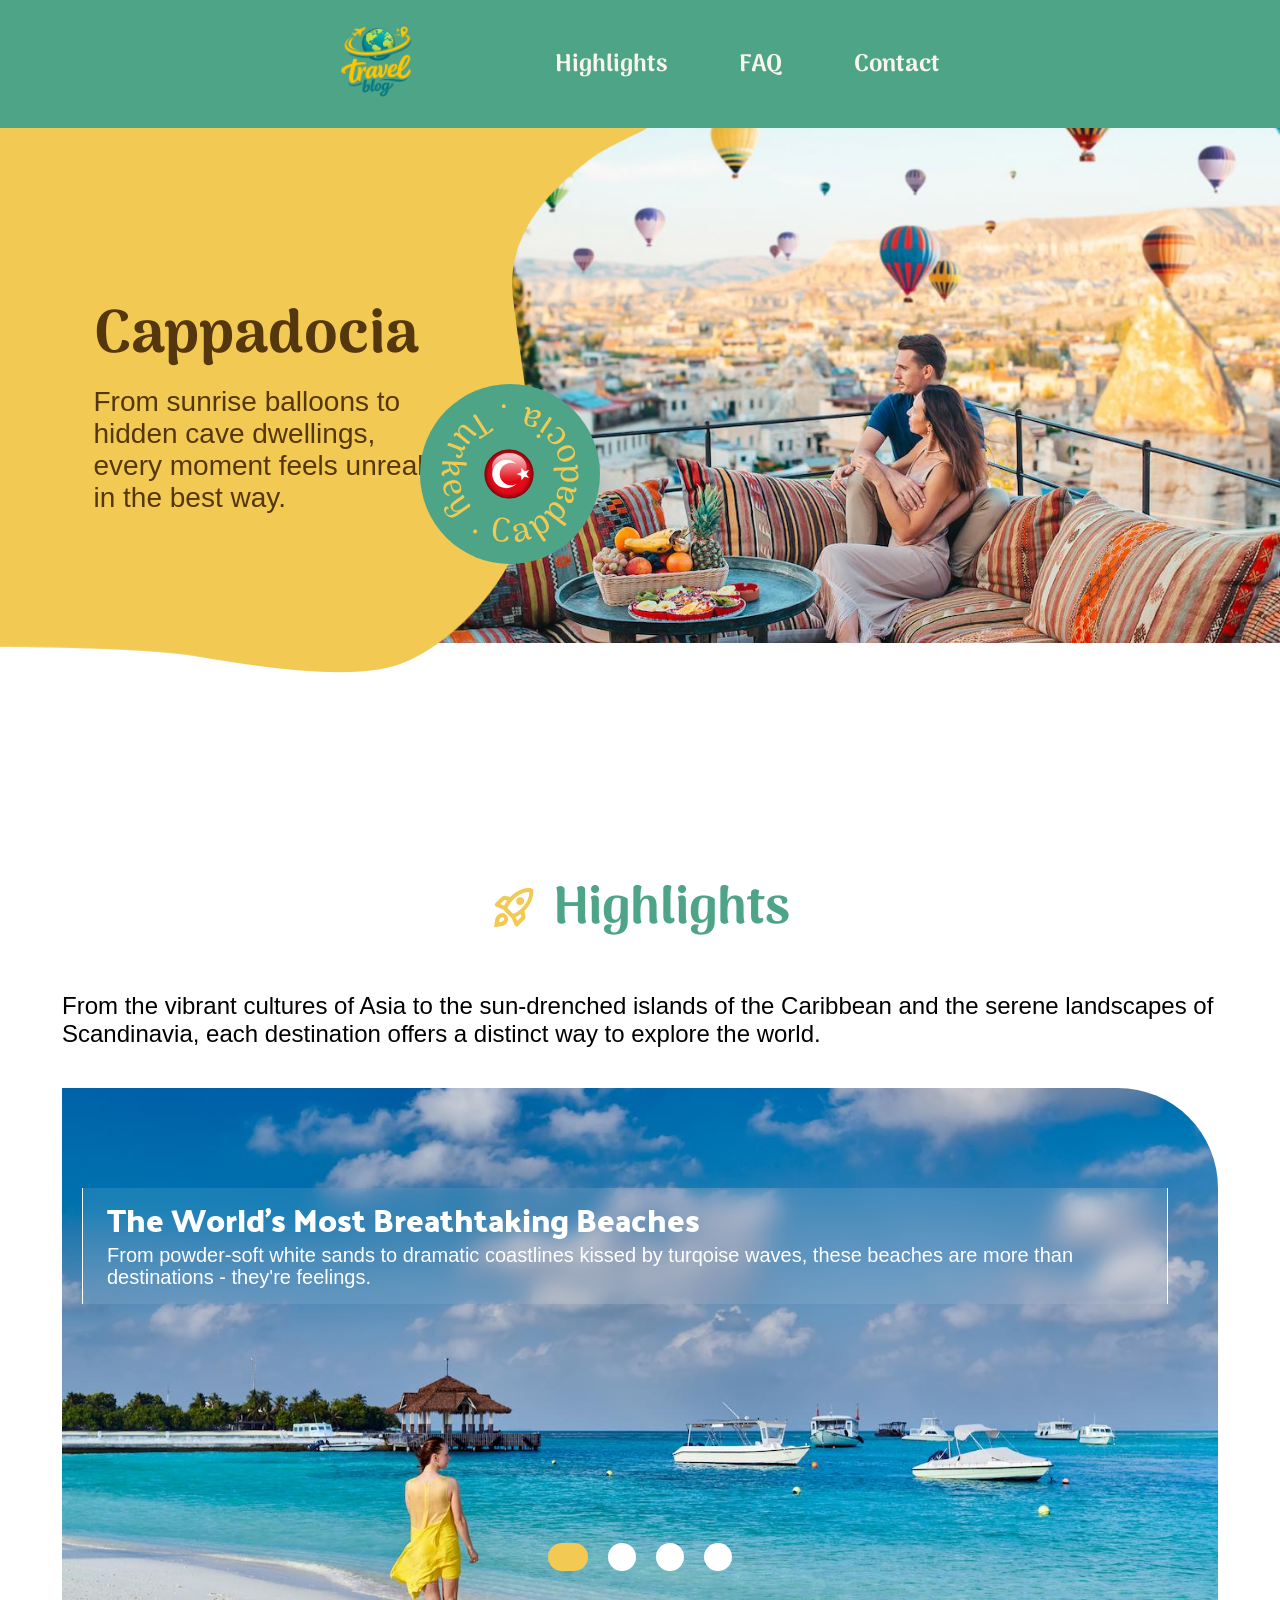
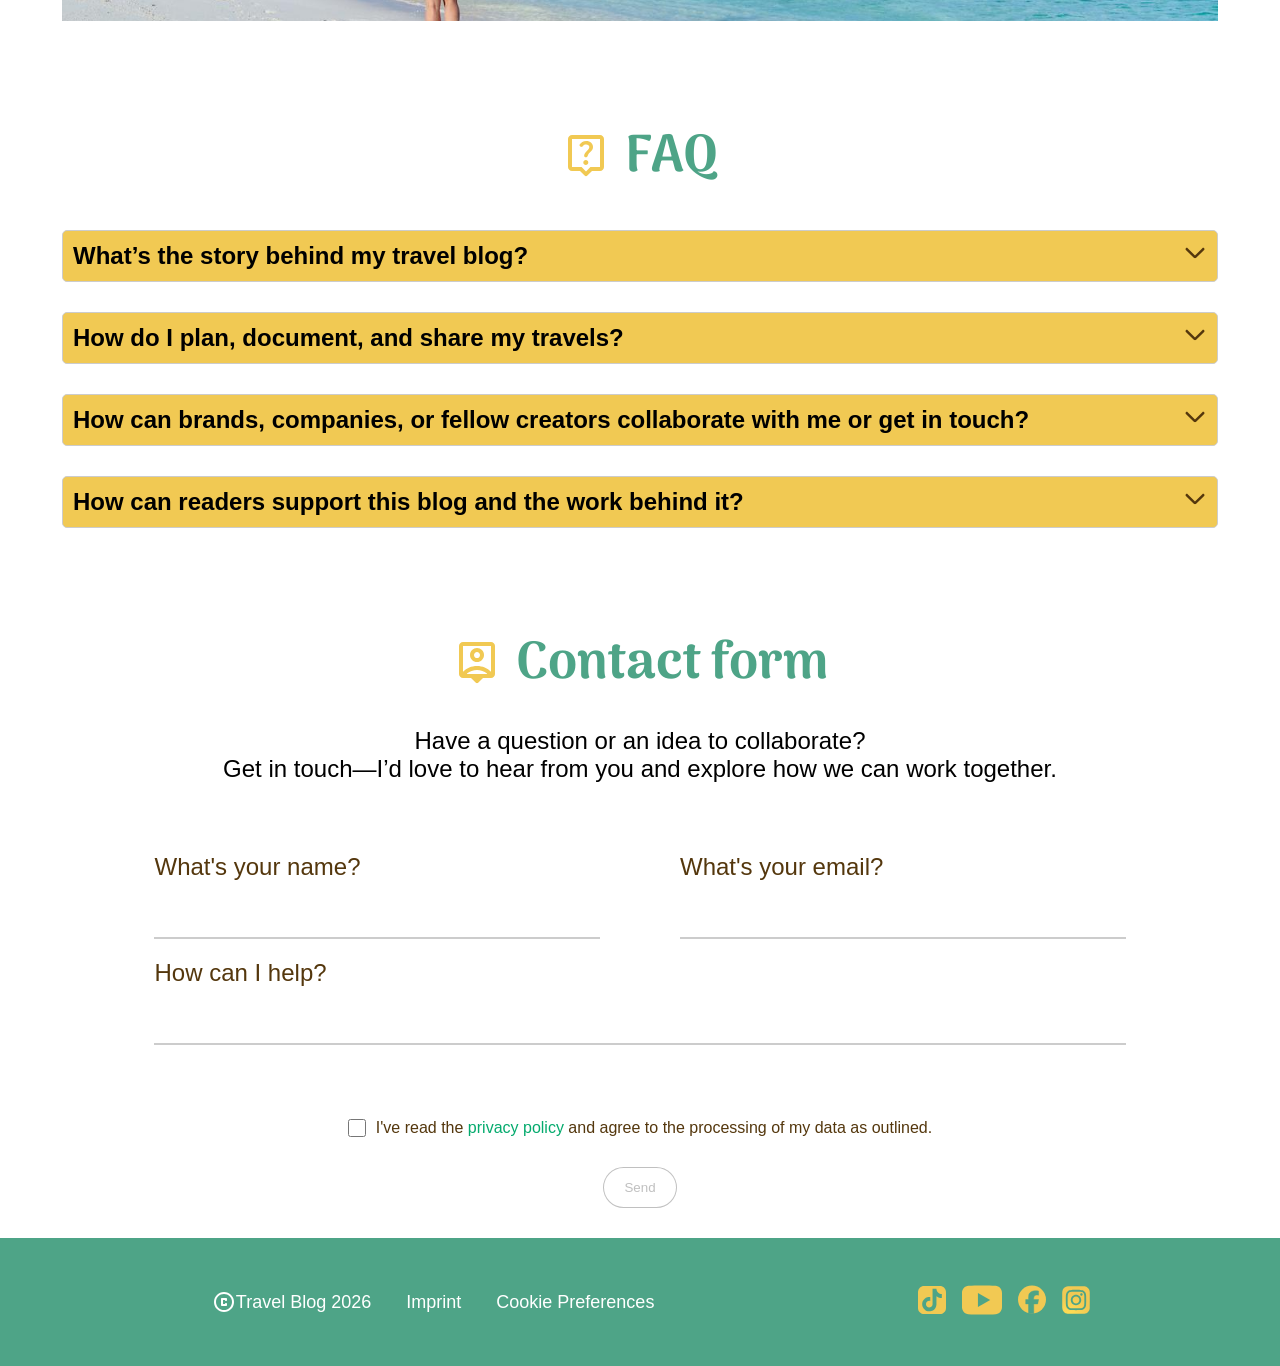
<file: index.html>
<!dOCTYPE html>
<html lang="en">

<head>
    <meta charset="UTF-8">
    <meta name="viewport" content="width=device-width, initial-scale=1.0">
    <title>Travel Blog</title>
    <link rel="icon" type="image/x-icon" href="assets/icons/logo 03 1.svg">
    <link rel="stylesheet" href="css/variables.css">
    <link rel="stylesheet" href="css/standard.css">
    <link rel="stylesheet" href="css/style.css">
    <link rel="stylesheet" href="css/animation.css">



</head>


<body>
    <header id="home" class="header">
        <div class="header-navbar">
            <a href="index.html">
                <img src="assets/icons/logo 03 1.svg" alt="Logo Blog">
            </a>
            <nav class="navbar">
                <ul>
                    <li><a class="nav-special-hover highlight-hover" href="#highlights">Highlights</a></li>
                    <li><a class="nav-special-hover faq-hover" href="#faq">FAQ</a></li>
                    <li><a class="nav-special-hover contact-hover" href="#contact">Contact</a></li>
                </ul>
            </nav>
        </div>
    </header>
    <section class="hero">
        <div class="hero-layer-text">
            <h1>Cappadocia</h1>
            <p>From sunrise balloons to hidden cave dwellings, every moment feels unreal in the best way.</p>
        </div>
        <div class="yellow-card-mobil">
            <img src="assets/img/mobil-yellow-wave-small.png" alt="Gelber Hintergrund für 320px">
        </div>
        <div class="yellow-card-mobil-groß">
            <img src="assets/img/mobil-yellow-wave-big.png" alt="Big yellow wave">
        </div>
        <div class="hero-layer-photo">
            <img src="assets/img/hero-Ballon.jpg" alt="Pärchen beim Kaffee im Intergrund Ballons">
        </div>
        <div class="hero-layer-first-wave">
            <img src="assets/img/yellow-first-wave.png" alt="Grafik einer gelben Welle">
        </div>
        <div class="hero-layer-second-wave">
            <img src="assets/img/yellow-second-wave.png" alt="Grafik einer gelben Welle klein">
        </div>
        <div class="moving">
            <img class="hero-layer-logo" src="assets/icons/Cappadocia . Turkey ..svg"
                alt="Schriftzug Cappadocia und Türkei">
            <img class="flag" src="assets/icons/Flag_orb_Turkey 2.svg" alt="Flagge der Türkei">
        </div>
    </section>
    <main>
        <section id="highlights" class="content">
            <div class="highlights-top">
                <div class="highlights-headline">
                    <img src="assets/icons/rocket_launch yellow.svg" alt="Fliegende Rakete">
                    <h2>Highlights</h2>
                </div>
                <p class="highlights_p">From the vibrant cultures of Asia to the sun-drenched islands of the
                    Caribbean
                    and the serene
                    landscapes of Scandinavia, each destination offers a distinct way to explore the world. </p>
            </div>
            <div class="slider-main">
                <input type="radio" name="slider" value="one" checked />
                <input type="radio" name="slider" value="two" />
                <input type="radio" name="slider" value="three" />
                <input type="radio" name="slider" value="four" />

                <div class="slider-main-wrapper">
                    <div class="slider-main-element element-one">
                        <a href="carousel.html">
                            <div class="highlights-slider-text">
                                <h3>The World's Most Breathtaking Beaches</h3>
                                <p>
                                    From powder-soft white sands to dramatic coastlines kissed
                                    by turqoise waves, these beaches are more than
                                    destinations - they're feelings.
                                </p>
                            </div>
                            <img src="assets/img/Bahamas.jpg" alt="Frau am Strand" />
                        </a>
                    </div>
                    <div class="slider-main-element element-two">
                        <a href="video.html">
                            <div class="highlights-slider-text">
                                <h3>Copenhagen in 3 Days: Big Experiences, Smart Spending</h3>
                                <p>
                                    Discover Copenhagen, where historic charm meets modern
                                    design, vibrant cycling culture and waterfront living.
                                </p>
                            </div>
                            <img src="assets/img/copenhagen.jpg" alt="Gracht in Copenhagen" />
                        </a>
                    </div>
                    <div class="slider-main-element element-three">
                        <a href="graph.html">
                            <div class="highlights-slider-text">
                                <h3>
                                    Pattaya Pulse: <br />
                                    Food, Sun and Neon Nights
                                </h3>
                                <p>
                                    From bustling promenades to nearby islands, the city offers
                                    an energetic and diverse escape. Discover Pattaya City, with
                                    vibrant nightlife and rich cultural landmarks.
                                </p>
                            </div>
                            <img src="assets/img/pattaya.jpg" alt="Blick von oben auf den Strand von Pattaya" />
                        </a>
                    </div>
                    <div class="slider-main-element element-four">
                        <div class="highlights-slider-text">
                            <h3>Mountain Fuji</h3>
                            <p>
                                The most iconic mountain and an active volcano located about
                                100 kilometers southwest of Tokyo. Written with the
                                characters for "wealth" and "samurai," Fuji's name evokes a
                                sense of strength, honor, and enduring prestige.
                            </p>
                        </div>
                        <img src="assets/img/MT.Fuji.jpg" alt="Blick auf einen Tempel im hintergrund der Mount Fuji" />
                    </div>
                </div>
            </div>
        </section>
        <section id="faq" class="faq">
            <div class="faq">
                <div class="faq_headline">
                    <img class="img_faq" src="assets/icons/live_help (1).svg" alt="Ein Fragezeichen">
                    <h2>FAQ</h2>
                </div>

                <details class="details">
                    <summary class="marker">What’s the story behind my travel blog? <div class="summary-img-div">
                            <img src="assets/icons/arrow_forward_ios.svg" alt="Pfeil nach unten">
                        </div>
                    </summary>
                    <p class="p details">Lorem ipsum dolor sit amet consectetur adipisicing elit. Hic eius rerum ea
                        vel
                        repudiandae libero, recusandae voluptates similique earum illum cupiditate tempore omnis
                        quae
                        sunt exercitationem voluptatibus. Quas, dicta quo.</p>
                </details>
                <details class="details">
                    <summary>How do I plan, document, and share my travels? <div class="summary-img-div"><img
                                src="assets/icons/arrow_forward_ios.svg" alt="Pfeil nach Unten">
                        </div>
                    </summary>
                    <p class="p details">Lorem, ipsum dolor sit amet consectetur adipisicing el</p>
                </details>
                <details class="details">
                    <summary>How can brands, companies, or fellow creators collaborate with me or get in touch? <div
                            class="summary-img-div"><img src="assets/icons/arrow_forward_ios.svg"
                                alt="Pfeil nach Unten">
                        </div>
                    </summary>
                    <p>Lorem ipsum dolor, sit amet consectetur adipisi</p>
                </details>
                <details class="details">
                    <summary>How can readers support this blog and the work behind it?<div class="summary-img-div">
                            <img src="assets/icons/arrow_forward_ios.svg" alt="Pfeil nach Unten">
                        </div>
                    </summary>
                    <p>Lorem, ipsum dolor sit amet consectetur adipisicing elit. Consequatur consequuntur libero
                        quaerat
                        minus culpa eius illo mollitia expedita quasi minima sit ipsum natus tempora dolorum
                        cupiditate
                        accusantium in, iusto perferendis!
                    </p>
                </details>
            </div>
        </section>
        <section id="contact">
            <div class="contact_headline">
                <img class="contact_img" src="assets/icons/person_pin (1).svg" alt="Darstellung eines Kopfes">
                <h2>Contact form</h2>
            </div>
            <p class="contact_p">Have a question or an idea to collaborate?<br>
                Get in touch—I’d love to hear from you and explore how we can work together.</p>

            <form action="index.html">
                <div class="row">
                    <div class="col">
                        <label for="fname">What's your name?</label>
                        <input type="text" id="fname" name="firstname">
                    </div>
                    <div class="col">
                        <label for="email">What's your email?</label>
                        <input type="email" id="email" name="email" autocomplete="off">
                    </div>
                </div>

                <label for="subject">How can I help?</label>
                <textarea id="subject" name="subject"></textarea>
                <div class="policy-container">
                    <input type="checkbox" id="policy" name="policy" required>
                    <label for="policy">I've read the <a href="imprint.html">privacy policy</a> and agree to the
                        processing of
                        my
                        data as outlined.</label>
                </div>

                <input type="submit" value="Send">
            </form>
        </section>
    </main>
    <footer>
        <div class="footer-txt">
            <div class="footer-left">
                <div class="footer-copyright">
                    <img src="assets/icons/copyright-footer.svg" alt="copyright Logo">
                    <a href="imprint.html">Travel Blog 2026</a>
                </div>
                <div class="footer-imprint-cookies">
                    <a href="imprint.html">Imprint</a>
                    <a href="imprint.html">Cookie Preferences</a>
                </div>
            </div>
            <div class="footer-right">
                <a href="https://tiktok.com" target="_blank"> <img class="footer-tiktok-img"
                        src="assets/icons/Tiktok_icon 1.svg" alt="TicToc Logo"></a>
                <a href="https://youtube.com" target="_blank"><img class="footer-youtube-img"
                        src="assets/icons/youtube-footer.svg" alt="Youtube logo"></a>
                <a href="https://facebook.com" target="_blank"><img class="footer-facebook-img"
                        src="assets/icons/facebook-footer.svg" alt="Facebook Logo"></a>
                <a href="https://instagram.com" target="_blank"><img class="footer-instagram-img"
                        src="assets/icons/Instagram_logo_footer.svg" alt="Instagram Logo"></a>
            </div>
        </div>
    </footer>
    <nav class="mobile-navbar">
        <a href="#home"><img src="assets/icons/Home_mobile.svg" alt="Home"></a>
        <a href="#highlights"><img src="assets/icons/rocke_launch_mobile.svg" alt="Highlights"></a>
        <a href="#faq"><img src="assets/icons/live_help_mobile.svg" alt="FAQ"></a>
        <a href="#contact"><img src="assets/icons/person_pin_mobile.svg" alt="Contact"></a>
    </nav>
</body>

</html>
<!-- git check -->
</file>
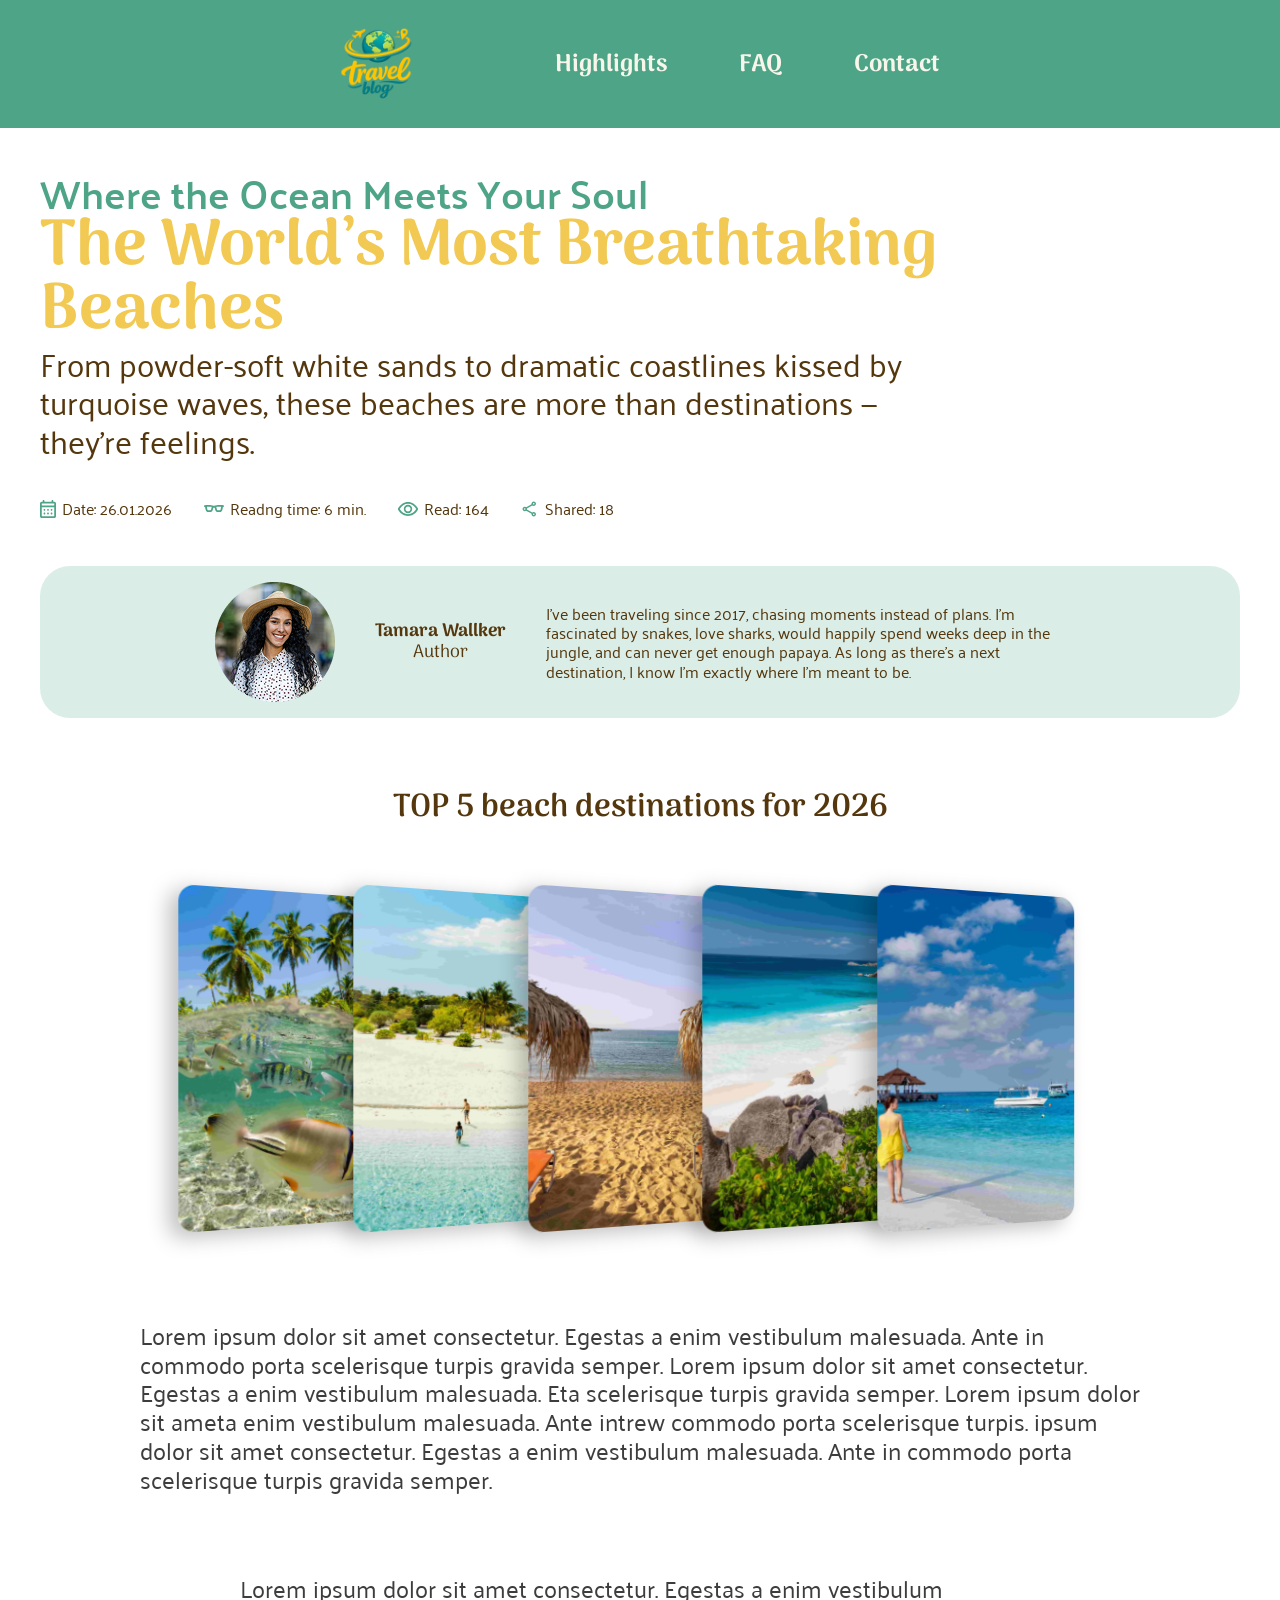
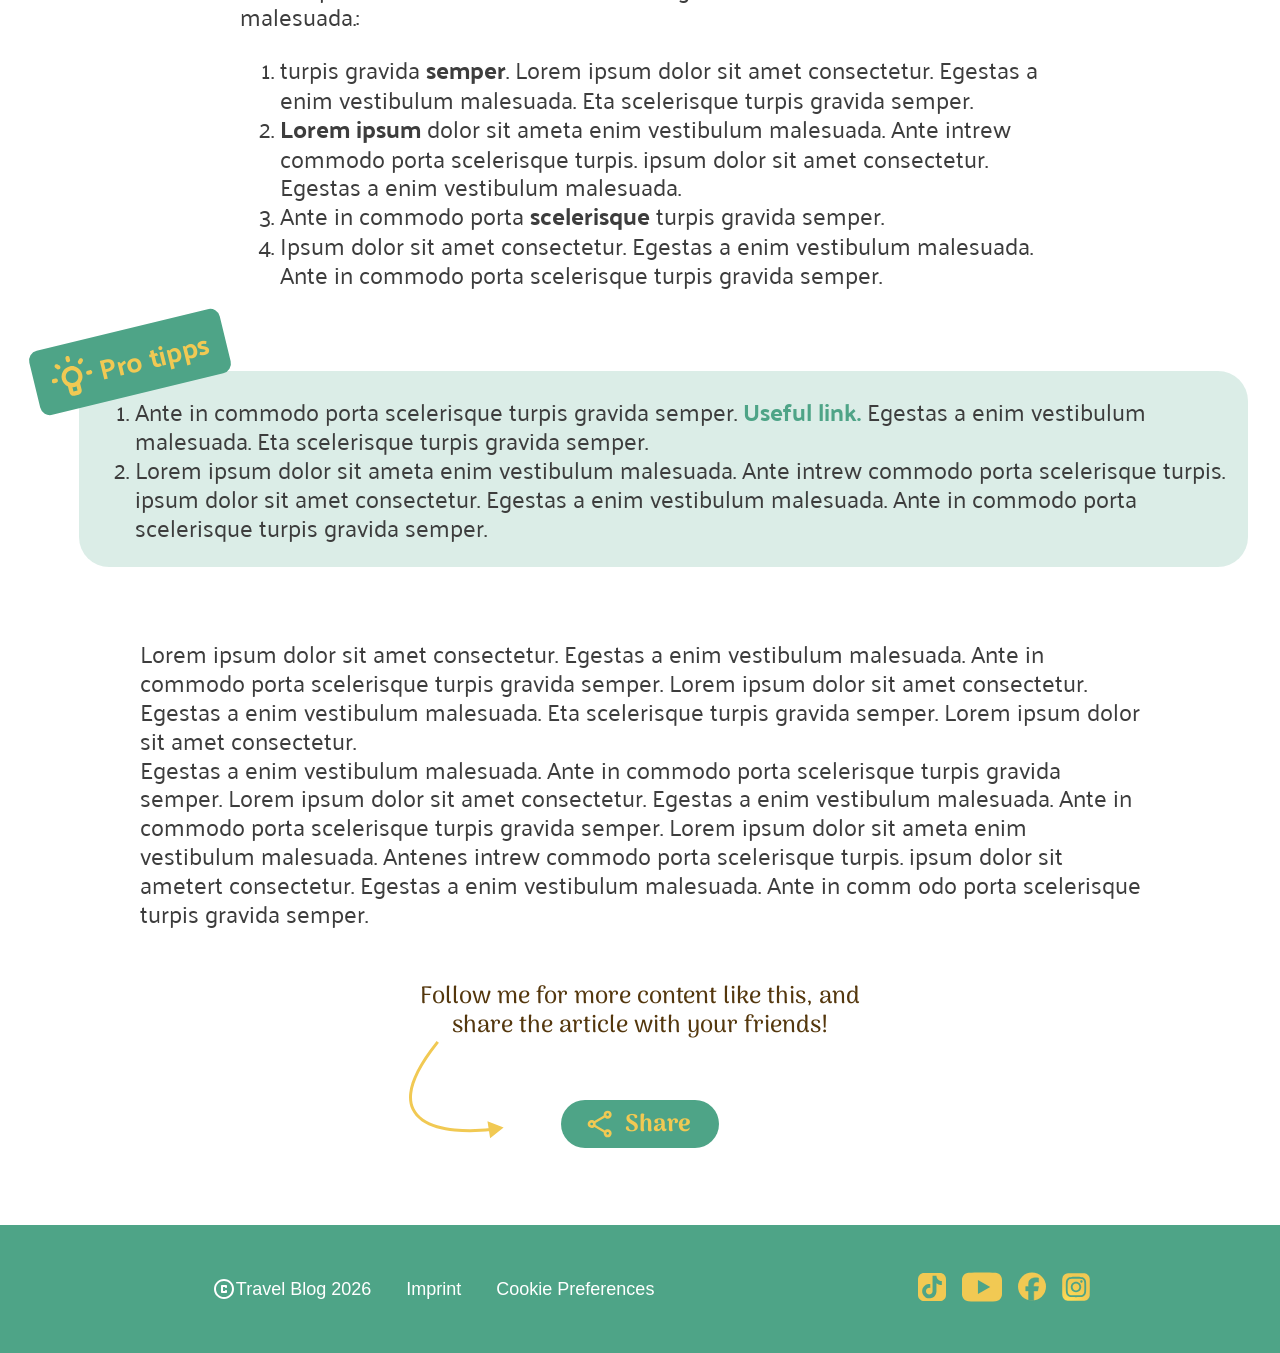
<file: carousel.html>
<!DOCTYPE html>
<html lang="en">

<head>
    <meta charset="UTF-8">
    <meta name="viewport" content="width=device-width, initial-scale=1.0">
    <title>Carousel</title>
    <link rel="icon" type="image/x-icon" href="assets/icons/logo 03 1.svg">
    <link rel="stylesheet" href="css/variables.css">
    <link rel="stylesheet" href="css/standard.css">
    <link rel="stylesheet" href="css/style.css">
    <link rel="stylesheet" href="css/carousel.css">

</head>

<body>
    <header class="header">
        <div class="header-navbar">
            <img src="assets/icons/logo 03 1.svg" alt="Logo Blog">
            <nav class="navbar">
                <ul>
                    <li><a class="nav-special-hover highlight-hover" href="index.html#highlights">Highlights</a></li>
                    <li><a class="nav-special-hover faq-hover" href="index.html#faq">FAQ</a></li>
                    <li><a class="nav-special-hover contact-hover" href="index.html#contact">Contact</a></li>
                </ul>
            </nav>
        </div>
    </header>
    <section class="hero-section-layout">
        <div class="hero-section">
            <h5>
                Where the Ocean Meets Your Soul
            </h5>
            <h4>
                The World’s Most Breathtaking Beaches
            </h4>
            <h6>
                From powder-soft white sands to dramatic coastlines kissed by turquoise waves, these beaches are more
                than destinations — they’re feelings.
            </h6>

            <div class="article-info">
                <div class="article-info-container">
                    <img src="./assets/icons/date-icon.svg" alt="Kalender" />
                    <span>Date: 26.01.2026</span>
                </div>
                <div class="article-info-container">
                    <img src="./assets/icons/reading-time-icon.svg" alt="reading time" />
                    <span>Readng time: 6 min.</span>
                </div>
                <div class="article-info-container">
                    <img src="./assets/icons/read-icon.svg" alt="read" />
                    <span>Read: 164</span>
                </div>
                <div class="article-info-container">
                    <img src="assets/icons/share-icon-green.svg" alt="share" />
                    <span>Shared: 18</span>
                </div>
            </div>
        </div>
        <aside class="author-card">
            <img src="./assets/img/author.png" alt="Foto von Author" />
            <div>
                <div class="author-name">
                    <p>Tamara Wallker</p>
                </div>
                <div class="author-role">
                    <p>Author</p>
                </div>
            </div>
            <div class="author-bio">
                <p>
                    I’ve been traveling since 2017, chasing moments instead of plans.
                    I’m fascinated by snakes, love sharks, would happily spend weeks
                    deep in the jungle, and can never get enough papaya. As long as
                    there’s a next destination, I know I’m exactly where I’m meant to
                    be.
                </p>
            </div>
        </aside>
    </section>
    <section class="beach-destination-wrapper">
        <div>
            <p class="beach-title">
                TOP 5 beach destinations for 2026
            </p>
        </div>
        <div class="beach-destination">

            <input type="radio" name="slider" id="s1" checked>
            <input type="radio" name="slider" id="s2">
            <input type="radio" name="slider" id="s3">
            <input type="radio" name="slider" id="s4">
            <input type="radio" name="slider" id="s5">

            <div class="slider-radio">

                <label class="beach-destination-slider" for="s1">
                    <img src="./assets/img/article01-img-1.jpg" alt="">
                </label>

                <label class="beach-destination-slider" for="s2">
                    <img src="./assets/img/article01-img-2.jpg" alt="">
                </label>

                <label class="beach-destination-slider" for="s3">
                    <img src="./assets/img/article01-img-3.jpg" alt="">
                </label>

                <label class="beach-destination-slider" for="s4">
                    <img src="./assets/img/article01-img-4.jpg" alt="">
                </label>

                <label class="beach-destination-slider" for="s5">
                    <img src="./assets/img/article01-img-5.jpg" alt="">
                </label>

            </div>
        </div>
    </section>
    <article class="article-lorem">
        <p>Lorem ipsum dolor sit amet consectetur. Egestas a enim vestibulum malesuada. Ante in commodo porta
            scelerisque turpis gravida semper. Lorem ipsum dolor sit amet consectetur. Egestas a enim vestibulum
            malesuada. Eta scelerisque turpis gravida semper. Lorem ipsum dolor sit ameta enim vestibulum malesuada.
            Ante intrew commodo porta scelerisque turpis. ipsum dolor sit amet consectetur. Egestas a enim vestibulum
            malesuada. Ante in commodo porta scelerisque turpis gravida semper. </p>
    </article>
    <section class="list-lorem">
        <p>
            Lorem ipsum dolor sit amet consectetur. Egestas a enim vestibulum malesuada.:
        </p>
        <ol>
            <li>turpis gravida <span>semper</span>. Lorem ipsum dolor sit amet consectetur. Egestas a enim vestibulum
                malesuada. Eta
                scelerisque turpis gravida semper.
            </li>
            <li>
                <span>Lorem ipsum</span> dolor sit ameta enim vestibulum malesuada. Ante intrew commodo porta
                scelerisque
                turpis.
                ipsum dolor sit amet consectetur. Egestas a enim vestibulum malesuada.
            </li>
            <li>
                Ante in commodo porta <span>scelerisque</span> turpis gravida semper.
            </li>
            <li>
                Ipsum dolor sit amet consectetur. Egestas a enim vestibulum malesuada. Ante in commodo porta scelerisque
                turpis gravida semper.
            </li>
        </ol>
    </section>
    <section class="pro-tipps">
        <div class="pro-tipps-button">
            <img src="./assets/icons/pro-tipps-icon.svg" alt="Glühbrine">
            <p>Pro tipps</p>
        </div>
        <div class="pro-tipps-tipps">
            <ol>
                <li>
                    Ante in commodo porta scelerisque turpis gravida semper. <a href="" target="_blank">Useful link.</a>
                    Egestas a enim
                    vestibulum
                    malesuada. Eta scelerisque turpis gravida semper.
                </li>
                <li>
                    Lorem ipsum dolor sit ameta enim vestibulum malesuada. Ante intrew commodo porta scelerisque turpis.
                    ipsum dolor sit amet consectetur. Egestas a enim vestibulum malesuada. Ante in commodo porta
                    scelerisque turpis gravida semper.
                </li>
            </ol>
        </div>
    </section>
    <article class="article-lorem-two">
        <p>
            Lorem ipsum dolor sit amet consectetur. Egestas a enim vestibulum malesuada. Ante in commodo porta
            scelerisque turpis gravida semper. Lorem ipsum dolor sit amet consectetur. Egestas a enim vestibulum
            malesuada. Eta scelerisque turpis gravida semper. Lorem ipsum dolor sit amet consectetur. <br>
            Egestas a enim vestibulum malesuada. Ante in commodo porta scelerisque turpis gravida semper. Lorem ipsum
            dolor sit amet consectetur. Egestas a enim vestibulum malesuada. Ante in commodo porta scelerisque turpis
            gravida semper. Lorem ipsum dolor sit ameta enim vestibulum malesuada. Antenes intrew commodo porta
            scelerisque turpis. ipsum dolor sit ametert consectetur. Egestas a enim vestibulum malesuada. Ante in comm
            odo porta scelerisque turpis gravida semper.
        </p>
    </article>
    <section class="share-section">
        <div class="share-section-text">
            <p>
                Follow me for more content like this, and share the article with your friends!
            </p>
            <div class="groß-img">
                <img src="./assets/icons/share-zeiger.svg" alt="Zeiger auf den Share-Button">
            </div>
            <div class="klein-img">
                <img class="klein-img" src="./assets/img/share-yellow-klein.svg" alt="Zeiger auf den Share-Button">
            </div>
        </div>
        <button>
            <div class="share-button">
                <img src="./assets/icons/share-icon-gelb.svg" alt="Share Icon in Gelb">
                <p>Share</p>
            </div>
            <div class="share-option-container">
                <img src="./assets/icons/share-icon-green.svg" alt="Share Icon">
                <div class="share-option-options">
                    <a href="https://www.linkedin.com" target="_blank">LinkedIn</a>
                    <a href="https://web.whatsapp.com" target="_blank">WhatsApp</a>
                </div>
            </div>
        </button>
    </section>
    <footer>
        <div class="footer-txt">
            <div class="footer-left">
                <div class="footer-copyright">
                    <img src="assets/icons/copyright-footer.svg" alt="copyright Logo">
                    <a href="imprint.html#Copyrights">Travel Blog 2026</a>
                </div>
                <div class="footer-imprint-cookies">
                    <a href="imprint.html#top">Imprint</a>
                    <a href="imprint.html#Cookies">Cookie Preferences</a>
                </div>
            </div>
            <div class="footer-right">
                <a href="https://tiktok.com" target="_blank"> <img class="footer-tiktok-img"
                        src="assets/icons/Tiktok_icon 1.svg" alt="TicToc Logo"></a>
                <a href="https://youtube.com" target="_blank"><img class="footer-youtube-img"
                        src="assets/icons/youtube-footer.svg" alt="Youtube logo"></a>
                <a href="https://facebook.com" target="_blank"><img class="footer-facebook-img"
                        src="assets/icons/facebook-footer.svg" alt="Facebook Logo"></a>
                <a href="https://instagram.com" target="_blank"><img class="footer-instagram-img"
                        src="assets/icons/Instagram_logo_footer.svg" alt="Instagram Logo"></a>
            </div>
        </div>
    </footer>
    <nav class="mobile-navbar">
        <a href="index.html#home"><img src="assets/icons/Home_mobile.svg" alt="Home"></a>
        <a href="index.html#highlights"><img src="assets/icons/rocke_launch_mobile.svg" alt="Highlights"></a>
        <a href="index.html#faq"><img src="assets/icons/live_help_mobile.svg" alt="FAQ"></a>
        <a href="index.html#contact"><img src="assets/icons/person_pin_mobile.svg" alt="Contact"></a>
    </nav>
</body>

</html>
</file>
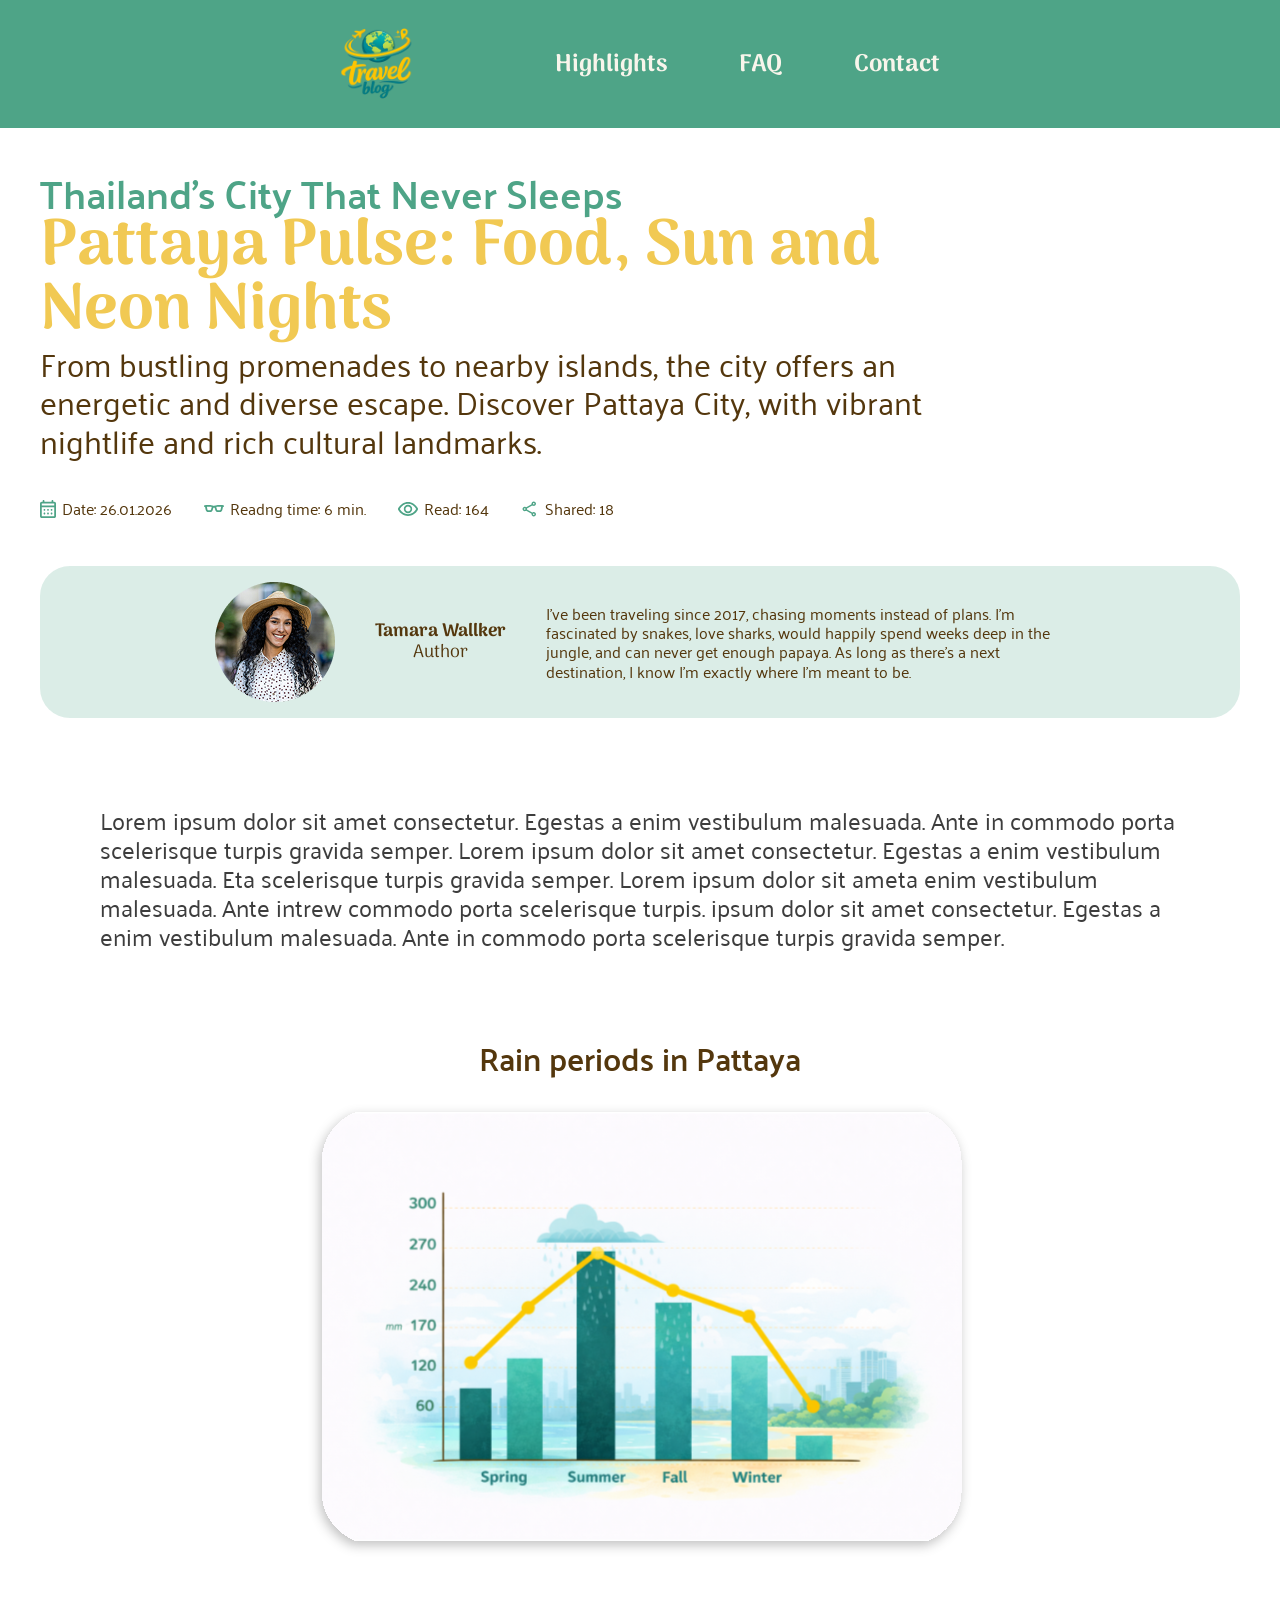
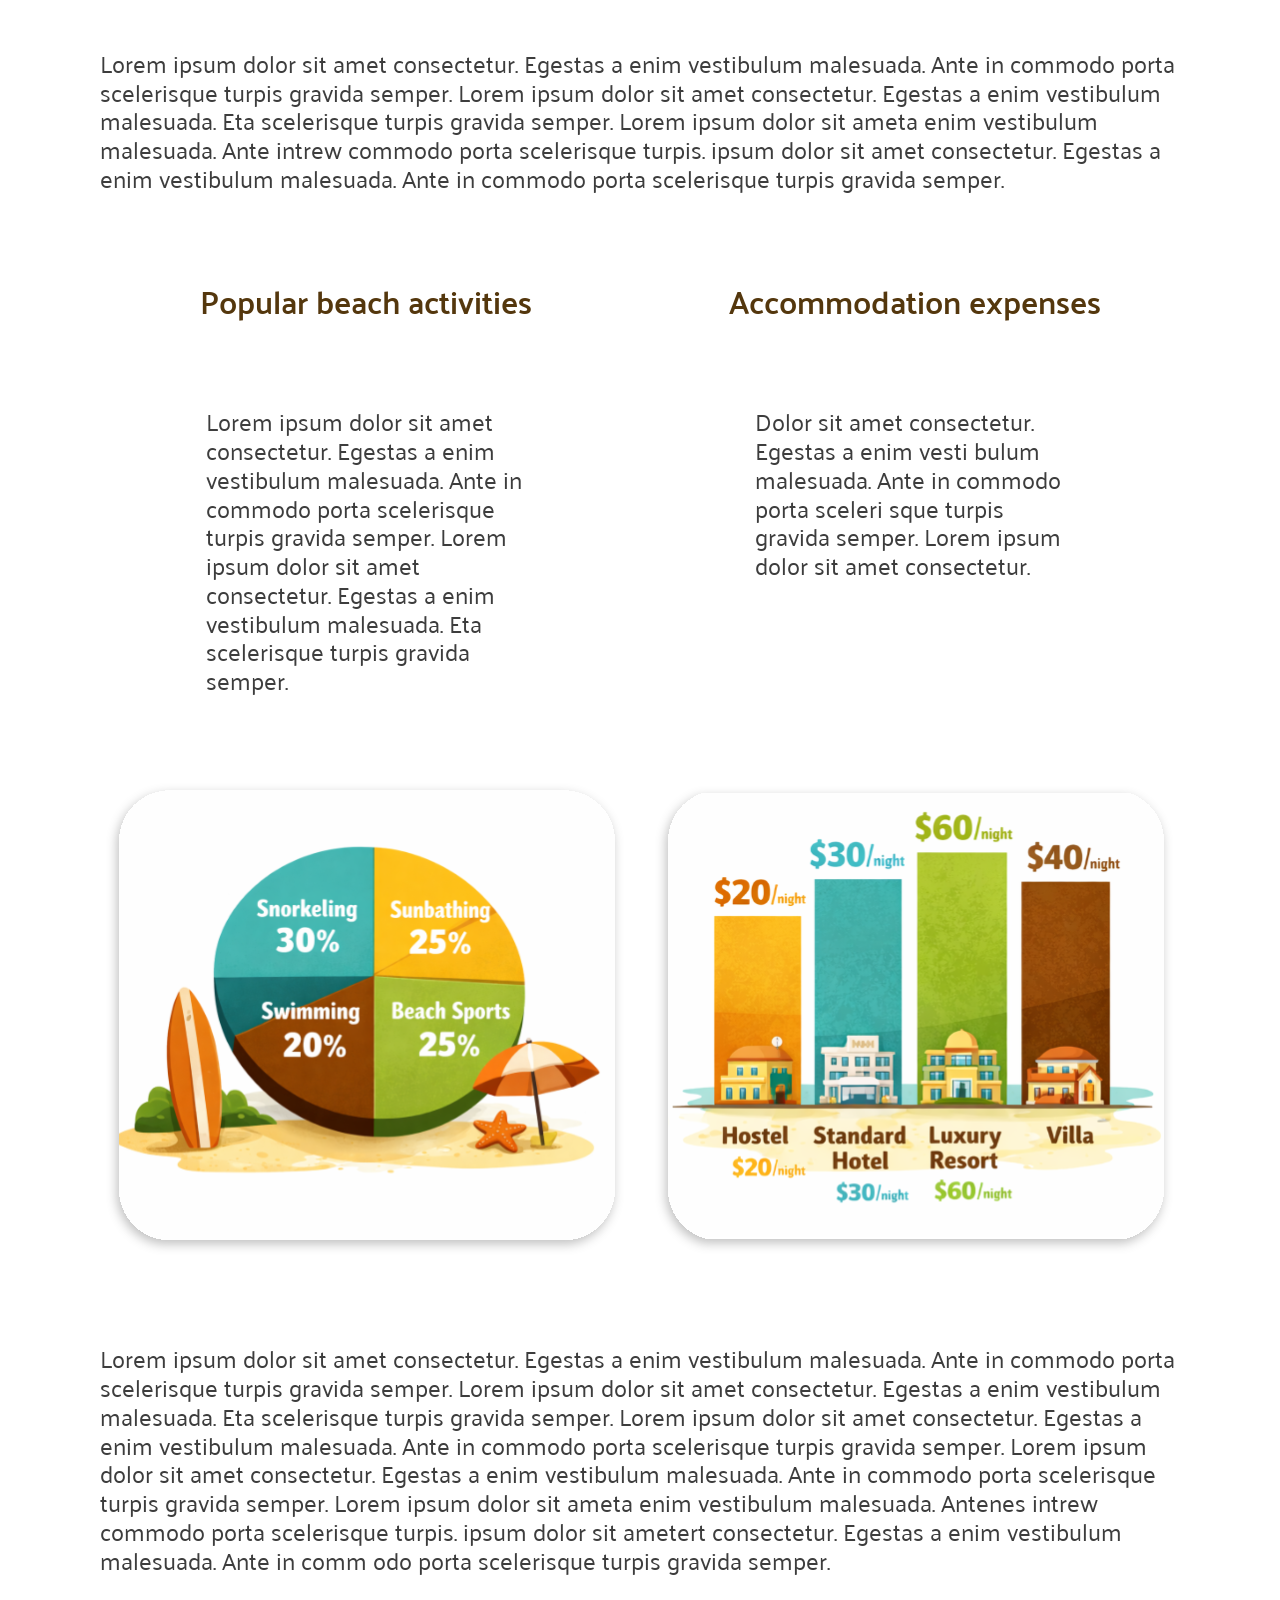
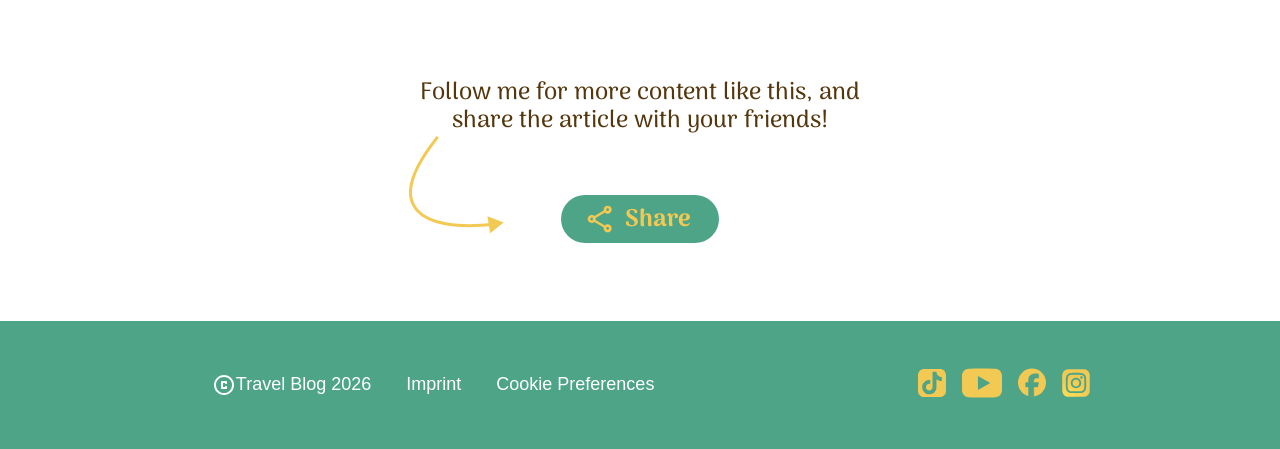
<file: graph.html>
<!doctype html>
<html lang="en">

<head>
  <meta charset="UTF-8" />
  <meta name="viewport" content="width=device-width, initial-scale=1.0" />
  <title>Graph</title>
  <link rel="icon" type="image/x-icon" href="assets/icons/logo 03 1.svg">
  <link rel="stylesheet" href="css/variables.css" />
  <link rel="stylesheet" href="css/standard.css" />
  <link rel="stylesheet" href="css/style.css" />
  <link rel="stylesheet" href="css/graph.css" />


</head>

<body>
  <header class="header">
    <div class="header-navbar">
      <img src="assets/icons/logo 03 1.svg" alt="Logo Blog" />
      <nav class="navbar">
        <ul>
          <li>
            <a class="nav-special-hover highlight-hover" href="index.html#highlights">Highlights</a>
          </li>
          <li>
            <a class="nav-special-hover faq-hover" href="index.html#faq">FAQ</a>
          </li>
          <li>
            <a class="nav-special-hover contact-hover" href="index.html#contact">Contact</a>
          </li>
        </ul>
      </nav>
    </div>
  </header>
  <section class="hero-section-layout">
    <div class="hero-section">
      <h5>Thailand’s City That Never Sleeps</h5>
      <h4>Pattaya Pulse: Food, Sun and Neon Nights</h4>
      <h6>
        From bustling promenades to nearby islands, the city offers an
        energetic and diverse escape. Discover Pattaya City, with vibrant
        nightlife and rich cultural landmarks.
      </h6>
      <div class="article-info">
        <div class="article-info-container">
          <img src="./assets/icons/date-icon.svg" alt="Kalender" />
          <span>Date: 26.01.2026</span>
        </div>
        <div class="article-info-container">
          <img src="./assets/icons/reading-time-icon.svg" alt="reading time" />
          <span>Readng time: 6 min.</span>
        </div>
        <div class="article-info-container">
          <img src="./assets/icons/read-icon.svg" alt="read" />
          <span>Read: 164</span>
        </div>
        <div class="article-info-container">
          <img src="assets/icons/share-icon-green.svg" alt="share" />
          <span>Shared: 18</span>
        </div>
      </div>
    </div>
    <aside class="author-card">
      <img src="./assets/img/author.png" alt="Foto von Author" />
      <div>
        <div class="author-name">
          <p>Tamara Wallker</p>
        </div>
        <div class="author-role">
          <p>Author</p>
        </div>
      </div>
      <div class="author-bio">
        <p>
          I’ve been traveling since 2017, chasing moments instead of plans.
          I’m fascinated by snakes, love sharks, would happily spend weeks
          deep in the jungle, and can never get enough papaya. As long as
          there’s a next destination, I know I’m exactly where I’m meant to
          be.
        </p>
      </div>
    </aside>
  </section>
  <article class="article-lorem">
    <p>
      Lorem ipsum dolor sit amet consectetur. Egestas a enim vestibulum
      malesuada. Ante in commodo porta scelerisque turpis gravida semper.
      Lorem ipsum dolor sit amet consectetur. Egestas a enim vestibulum
      malesuada. Eta scelerisque turpis gravida semper. Lorem ipsum dolor sit
      ameta enim vestibulum malesuada. Ante intrew commodo porta scelerisque
      turpis. ipsum dolor sit amet consectetur. Egestas a enim vestibulum
      malesuada. Ante in commodo porta scelerisque turpis gravida semper.
    </p>
  </article>
  <section>
    <div class="rain-graph">
      <div class="graph-1-headline">
        <h6 class="title-h6">Rain periods in Pattaya</h6>
      </div>
      <img src="assets/img/graph_ Rain periods.svg" alt="Tabelle von Regentagen in Pattaya" />
    </div>
  </section>
  <article class="article-lorem">
    <p>
      Lorem ipsum dolor sit amet consectetur. Egestas a enim vestibulum
      malesuada. Ante in commodo porta scelerisque turpis gravida semper.
      Lorem ipsum dolor sit amet consectetur. Egestas a enim vestibulum
      malesuada. Eta scelerisque turpis gravida semper. Lorem ipsum dolor
      sit ameta enim vestibulum malesuada. Ante intrew commodo porta
      scelerisque turpis. ipsum dolor sit amet consectetur. Egestas a enim
      vestibulum malesuada. Ante in commodo porta scelerisque turpis
      gravida semper.
    </p>
  </article>
  <section class="graph-2-3">
    <div class="graph-2-headline">
      <h6 class="title-h6">Popular beach activities</h6>
      <article class="article-lorem graph-2-lorem">
        <p>
          Lorem ipsum dolor sit amet consectetur. Egestas a enim vestibulum
          malesuada. Ante in commodo porta scelerisque turpis gravida semper.
          Lorem ipsum dolor sit amet consectetur. Egestas a enim vestibulum
          malesuada. Eta scelerisque turpis gravida semper.
        </p>
      </article>
      <img src="assets/img/graph 01.svg" alt="Kreisgrafik von Strandaktivitäten in Pattaya" />
    </div>
    <div>
      <div class="graph-3-headline">
        <h6 class="title-h6">Accommodation expenses</h6>
      </div>
      <article class="article-lorem graph-3-lorem">
        <p>
          Dolor sit amet consectetur. Egestas a enim vesti bulum malesuada.
          Ante in commodo porta sceleri sque turpis gravida semper. Lorem
          ipsum dolor sit amet consectetur.
        </p>
      </article>
      <img src="assets/img/Graph 02.svg" alt="Tabellen Grafik über Kosten der vrerschiedenen Unterkünte in Pattaya" />
    </div>
  </section>
  <article class="article-lorem">
    <p>
      Lorem ipsum dolor sit amet consectetur. Egestas a enim vestibulum
      malesuada. Ante in commodo porta scelerisque turpis gravida semper.
      Lorem ipsum dolor sit amet consectetur. Egestas a enim vestibulum
      malesuada. Eta scelerisque turpis gravida semper. Lorem ipsum dolor
      sit amet consectetur. Egestas a enim vestibulum malesuada. Ante in
      commodo porta scelerisque turpis gravida semper. Lorem ipsum dolor sit
      amet consectetur. Egestas a enim vestibulum malesuada. Ante in commodo
      porta scelerisque turpis gravida semper. Lorem ipsum dolor sit ameta
      enim vestibulum malesuada. Antenes intrew commodo porta scelerisque
      turpis. ipsum dolor sit ametert consectetur. Egestas a enim vestibulum
      malesuada. Ante in comm odo porta scelerisque turpis gravida semper.
    </p>
  </article>
  <section class="share-section">
    <div class="share-section-text">
      <p>
        Follow me for more content like this, and share the article with your
        friends!
      </p>
      <div class="groß-img">
        <img src="./assets/icons/share-zeiger.svg" alt="Zeiger auf den Share-Button" />
      </div>
      <div class="klein-img">
        <img class="klein-img" src="./assets/img/share-yellow-klein.svg" alt="Zeiger auf den Share-Button" />
      </div>
    </div>
    <button>
      <div class="share-button">
        <img src="./assets/icons/share-icon-gelb.svg" alt="Share Icon in Gelb" />
        <p>Share</p>
      </div>
      <div class="share-option-container">
        <img src="./assets/icons/share-icon-green.svg" alt="Share Icon" />
        <div class="share-option-options">
          <a href="https://www.linkedin.com" target="_blank">LinkedIn</a>
          <a href="https://web.whatsapp.com" target="_blank">WhatsApp</a>
        </div>
      </div>
    </button>
  </section>
  <footer>
    <div class="footer-txt">
      <div class="footer-left">
        <div class="footer-copyright">
          <img src="assets/icons/copyright-footer.svg" alt="copyright Logo">
          <a href="imprint.html#Copyrights">Travel Blog 2026</a>
        </div>
        <div class="footer-imprint-cookies">
          <a href="imprint.html#top">Imprint</a>
          <a href="imprint.html#Cookies">Cookie Preferences</a>
        </div>
      </div>
      <div class="footer-right">
        <a href="https://tiktok.com" target="_blank"> <img class="footer-tiktok-img"
            src="assets/icons/Tiktok_icon 1.svg" alt="TicToc Logo"></a>
        <a href="https://youtube.com" target="_blank"><img class="footer-youtube-img"
            src="assets/icons/youtube-footer.svg" alt="Youtube logo"></a>
        <a href="https://facebook.com" target="_blank"><img class="footer-facebook-img"
            src="assets/icons/facebook-footer.svg" alt="Facebook Logo"></a>
        <a href="https://instagram.com" target="_blank"><img class="footer-instagram-img"
            src="assets/icons/Instagram_logo_footer.svg" alt="Instagram Logo"></a>
      </div>
    </div>
  </footer>
  <nav class="mobile-navbar">
    <a href="index.html#"><img src="assets/icons/Home_mobile.svg" alt="Home" /></a>
    <a href="index.html#highlights"><img src="assets/icons/rocke_launch_mobile.svg" alt="Highlights" /></a>
    <a href="index.html#faq"><img src="assets/icons/live_help_mobile.svg" alt="FAQ" /></a>
    <a href="index.html#contact"><img src="assets/icons/person_pin_mobile.svg" alt="Contact" /></a>
  </nav>
</body>

</html>
</file>
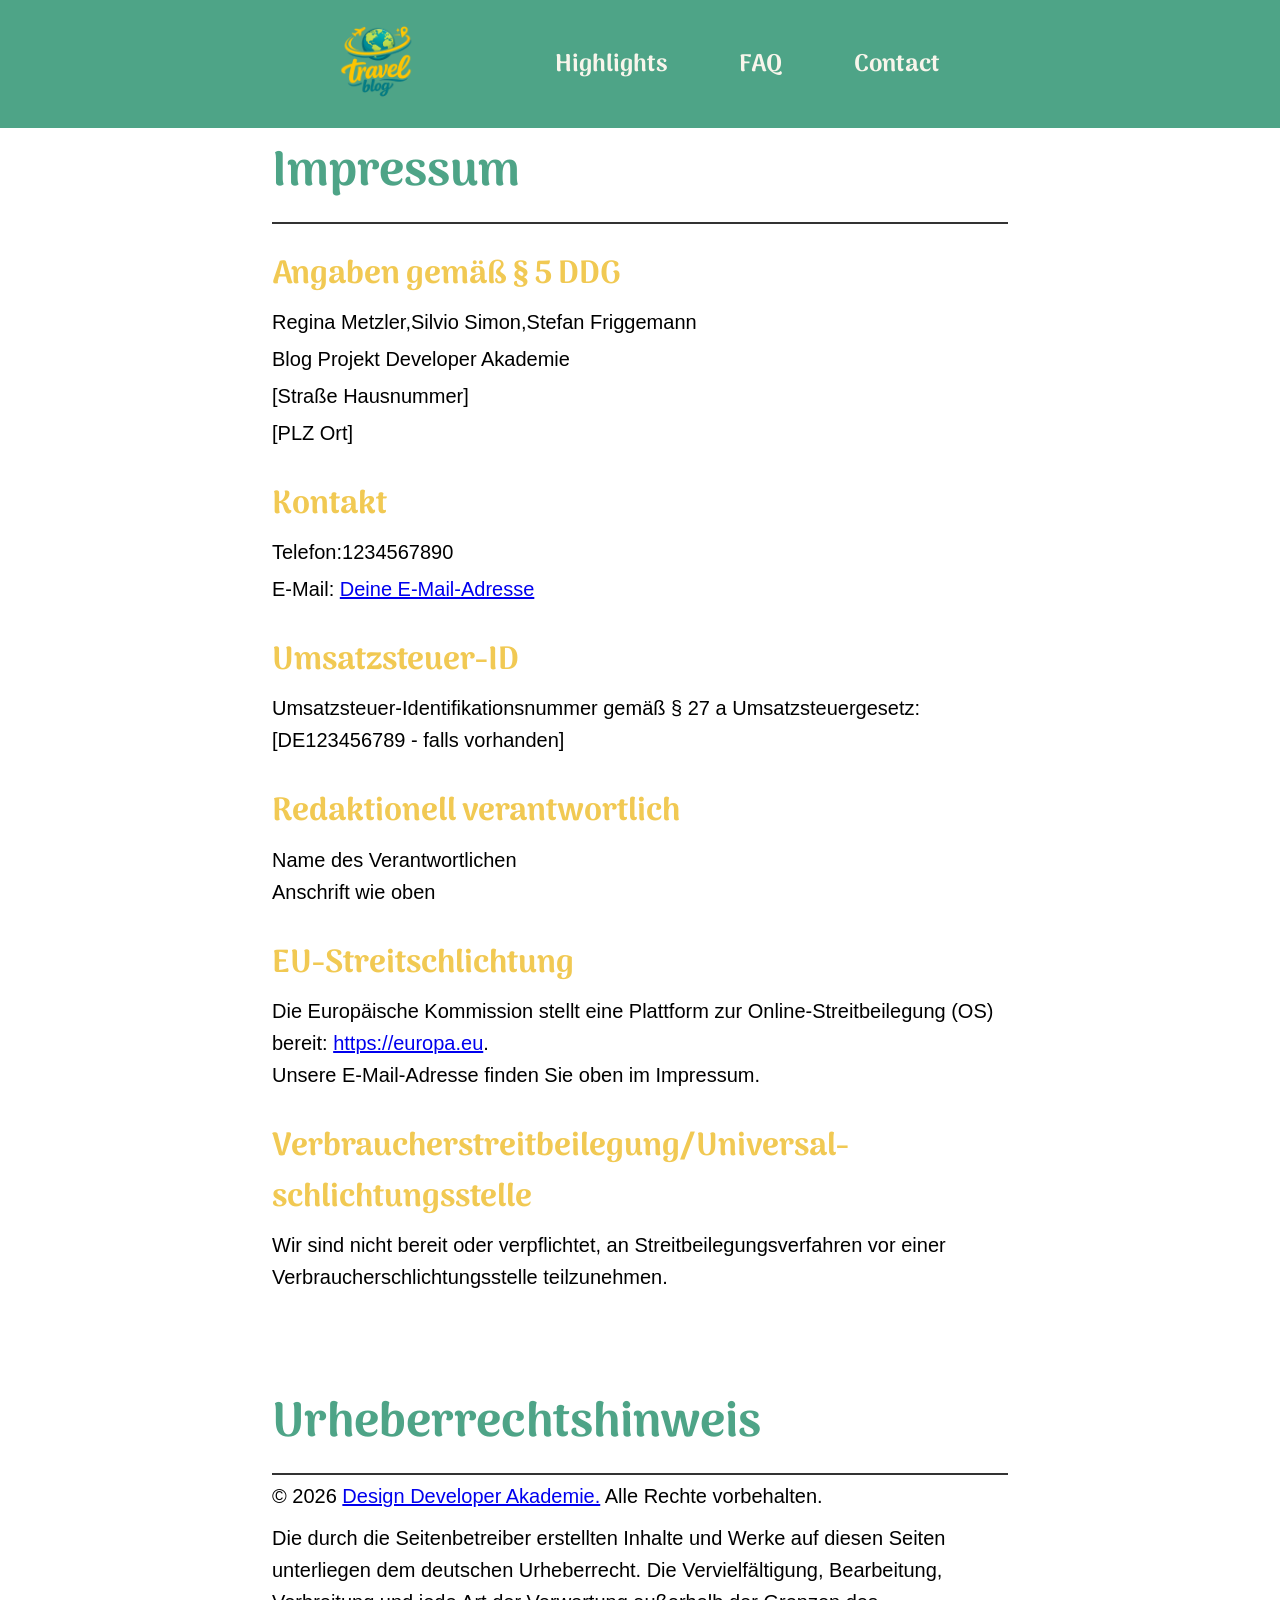
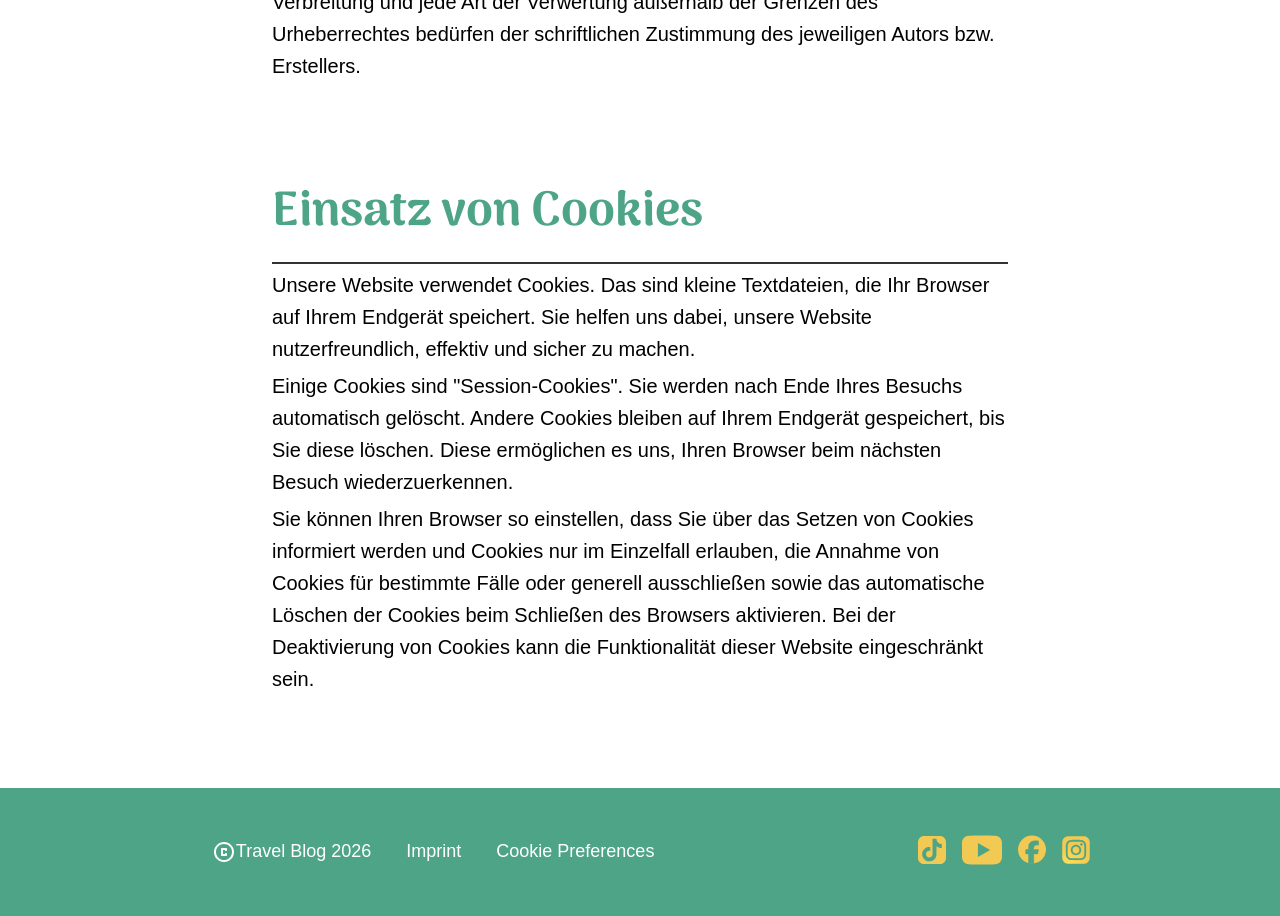
<file: imprint.html>
<!DOCTYPE html>
<html lang="en">

<head>
    <meta charset="UTF-8">
    <meta name="viewport" content="width=device-width, initial-scale=1.0">
    <title>Impressum</title>
    <link rel="icon" type="image/x-icon" href="assets/icons/logo 03 1.svg">
    <link rel="stylesheet" href="css/variables.css">
    <link rel="stylesheet" href="css/standard.css">
    <link rel="stylesheet" href="css/style.css">
    <style>
        .impressum {
            line-height: 1.6;
            font-family: Arial, sans-serif;
            max-width: 800px;
            width: 100%;
            display: flex;
            flex-direction: column;
        }

        h1 {
            border-bottom: 2px solid #333;
            padding-bottom: 10px;
            color: rgba(78, 164, 135, 1);
            /* margin-top: 135px; */
            font-size: clamp(1.5rem, 8vw, 3em);
        }

        h2 {
            font-size: clamp(1.2em, 8vw, 2em);
            margin-top: 20px;
            color: rgba(241, 201, 83, 1);
        }

        p {
            font-size: clamp(1rem, 8vw, 1.25em);
            margin: 5px 0;
        }

        #top {
            margin-top: 135px;
        }

        #Copyrights {
            margin-top: 88px;
        }

        #Cookies {
            margin-top: 88px;
            margin-bottom: 88px;
        }

        @media screen and (max-width:479px) {
            .impressum {
                padding: 0 16px;
            }

            #top {
                margin-top: 100px;
            }
        }

        @media screen and (min-width:480px) and (max-width:767px) {
            .impressum {
                padding: 0 32px;
            }

            #top {
                margin-top: 80px;
            }
        }

        @media screen and (min-width:767px) and (max-width:1280px) {
            .impressum {
                padding: 0 32px;
            }
        }
    </style>
</head>

<body>
    <header id="home" class="header">
        <div class="header-navbar">
            <a href="index.html">
                <img src="assets/icons/logo 03 1.svg" alt="Logo Blog">
            </a>
            <nav class="navbar">
                <ul>
                    <li><a class="nav-special-hover highlight-hover" href="index.html#highlights">Highlights</a></li>
                    <li><a class="nav-special-hover faq-hover" href="index.html#faq">FAQ</a></li>
                    <li><a class="nav-special-hover contact-hover" href="index.html#contact">Contact</a></li>
                </ul>
            </nav>
        </div>
    </header>
    <div id="top" class="impressum">
        <h1>Impressum</h1>

        <section>
            <h2>Angaben gemäß § 5 DDG</h2>
            <p>Regina Metzler,Silvio Simon,Stefan Friggemann</p>
            <p>Blog Projekt Developer Akademie</p>
            <p>[Straße Hausnummer]</p>
            <p>[PLZ Ort]</p>
        </section>

        <section>
            <h2>Kontakt</h2>
            <p>Telefon:1234567890</p>
            <p>E-Mail: <a href="mailto:[Deine E-Mail]">Deine E-Mail-Adresse</a></p>
        </section>

        <section>
            <h2>Umsatzsteuer-ID</h2>
            <p>Umsatzsteuer-Identifikationsnummer gemäß § 27 a Umsatzsteuergesetz:<br>
                [DE123456789 - falls vorhanden]</p>
        </section>

        <section>
            <h2>Redaktionell verantwortlich</h2>
            <p>Name des Verantwortlichen<br>
                Anschrift wie oben</p>
        </section>

        <section>
            <h2>EU-Streitschlichtung</h2>
            <p>Die Europäische Kommission stellt eine Plattform zur Online-Streitbeilegung (OS) bereit:
                <a href="https://europa.eu" target="_blank" rel="noopener noreferrer">https://europa.eu</a>.<br>
                Unsere E-Mail-Adresse finden Sie oben im Impressum.
            </p>
        </section>

        <section>
            <h2>Verbraucher&shy;streit&shy;beilegung/Universal&shy;schlichtungs&shy;stelle</h2>
            <p>Wir sind nicht bereit oder verpflichtet, an Streitbeilegungsverfahren vor einer
                Verbraucherschlichtungsstelle teilzunehmen.</p>
        </section>
    </div>
    <section id="Copyrights" class="impressum">
        <h1>Urheberrechtshinweis</h1>
        <p>&copy; 2026 <a href="https://developerakademie.com" target="_blank" rel="noopener">Design Developer
                Akademie.</a> Alle Rechte vorbehalten.</p>
        <p>Die durch die Seitenbetreiber erstellten Inhalte und Werke auf diesen Seiten unterliegen dem deutschen
            Urheberrecht. Die Vervielfältigung, Bearbeitung, Verbreitung und jede Art der Verwertung außerhalb der
            Grenzen des Urheberrechtes bedürfen der schriftlichen Zustimmung des jeweiligen Autors bzw. Erstellers.</p>
    </section>
    <section id="Cookies" class="impressum">
        <section>
            <h1>Einsatz von Cookies</h1>
            <p>Unsere Website verwendet Cookies. Das sind kleine Textdateien, die Ihr Browser auf Ihrem Endgerät
                speichert. Sie helfen uns dabei, unsere Website nutzerfreundlich, effektiv und sicher zu machen.</p>
            <p>Einige Cookies sind "Session-Cookies". Sie werden nach Ende Ihres Besuchs automatisch gelöscht. Andere
                Cookies bleiben auf Ihrem Endgerät gespeichert, bis Sie diese löschen. Diese ermöglichen es uns, Ihren
                Browser beim nächsten Besuch wiederzuerkennen.</p>
            <p>Sie können Ihren Browser so einstellen, dass Sie über das Setzen von Cookies informiert werden und
                Cookies nur im Einzelfall erlauben, die Annahme von Cookies für bestimmte Fälle oder generell
                ausschließen sowie das automatische Löschen der Cookies beim Schließen des Browsers aktivieren. Bei der
                Deaktivierung von Cookies kann die Funktionalität dieser Website eingeschränkt sein.</p>
        </section>

    </section>
    <footer>
        <div class="footer-txt">
            <div class="footer-left">
                <div class="footer-copyright">
                    <img src="assets/icons/copyright-footer.svg" alt="copyright Logo">
                    <a href="imprint.html#Copyrights">Travel Blog 2026</a>
                </div>
                <div class="footer-imprint-cookies">
                    <a href="imprint.html#top">Imprint</a>
                    <a href="imprint.html#Cookies">Cookie Preferences</a>
                </div>
            </div>
            <div class="footer-right">
                <a href="https://tiktok.com" target="_blank"> <img class="footer-tiktok-img"
                        src="assets/icons/Tiktok_icon 1.svg" alt="TicToc Logo"></a>
                <a href="https://youtube.com" target="_blank"><img class="footer-youtube-img"
                        src="assets/icons/youtube-footer.svg" alt="Youtube logo"></a>
                <a href="https://facebook.com" target="_blank"><img class="footer-facebook-img"
                        src="assets/icons/facebook-footer.svg" alt="Facebook Logo"></a>
                <a href="https://instagram.com" target="_blank"><img class="footer-instagram-img"
                        src="assets/icons/Instagram_logo_footer.svg" alt="Instagram Logo"></a>
            </div>
        </div>
    </footer>
</body>

</html>
</file>
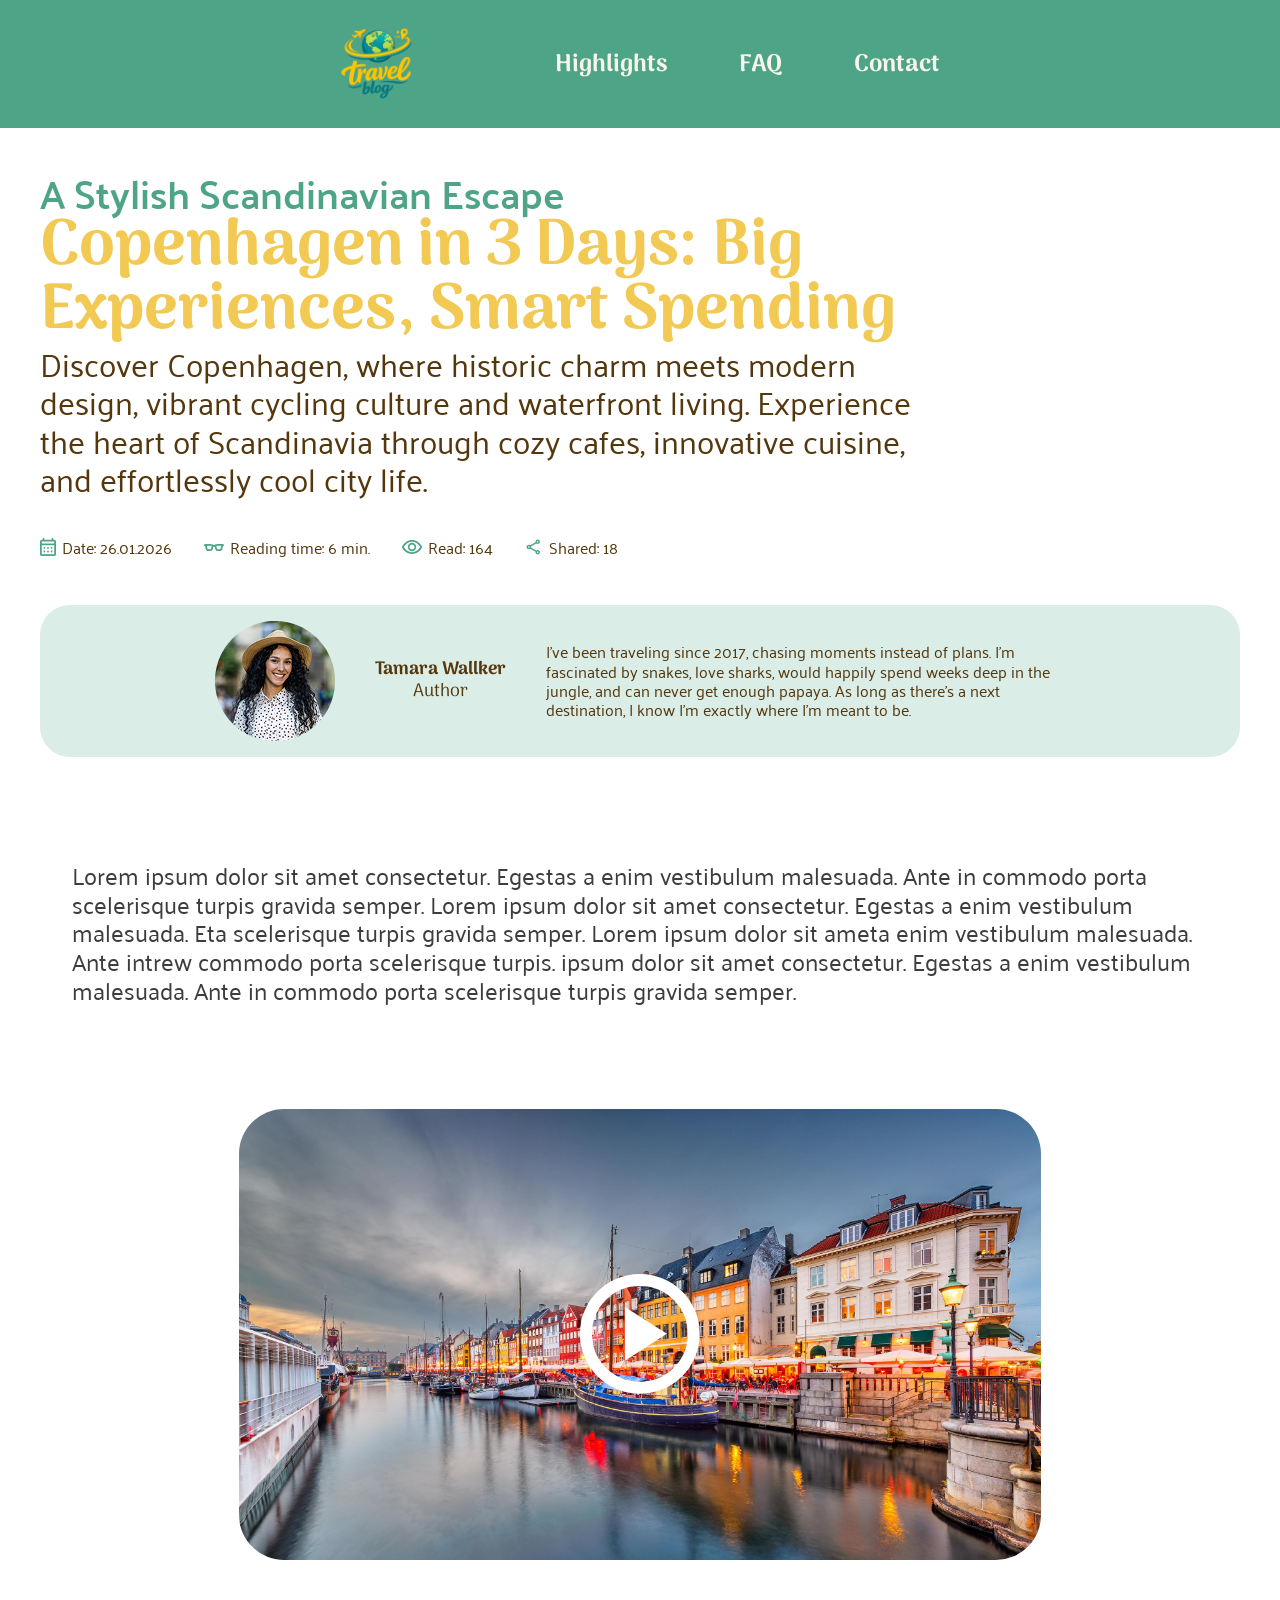
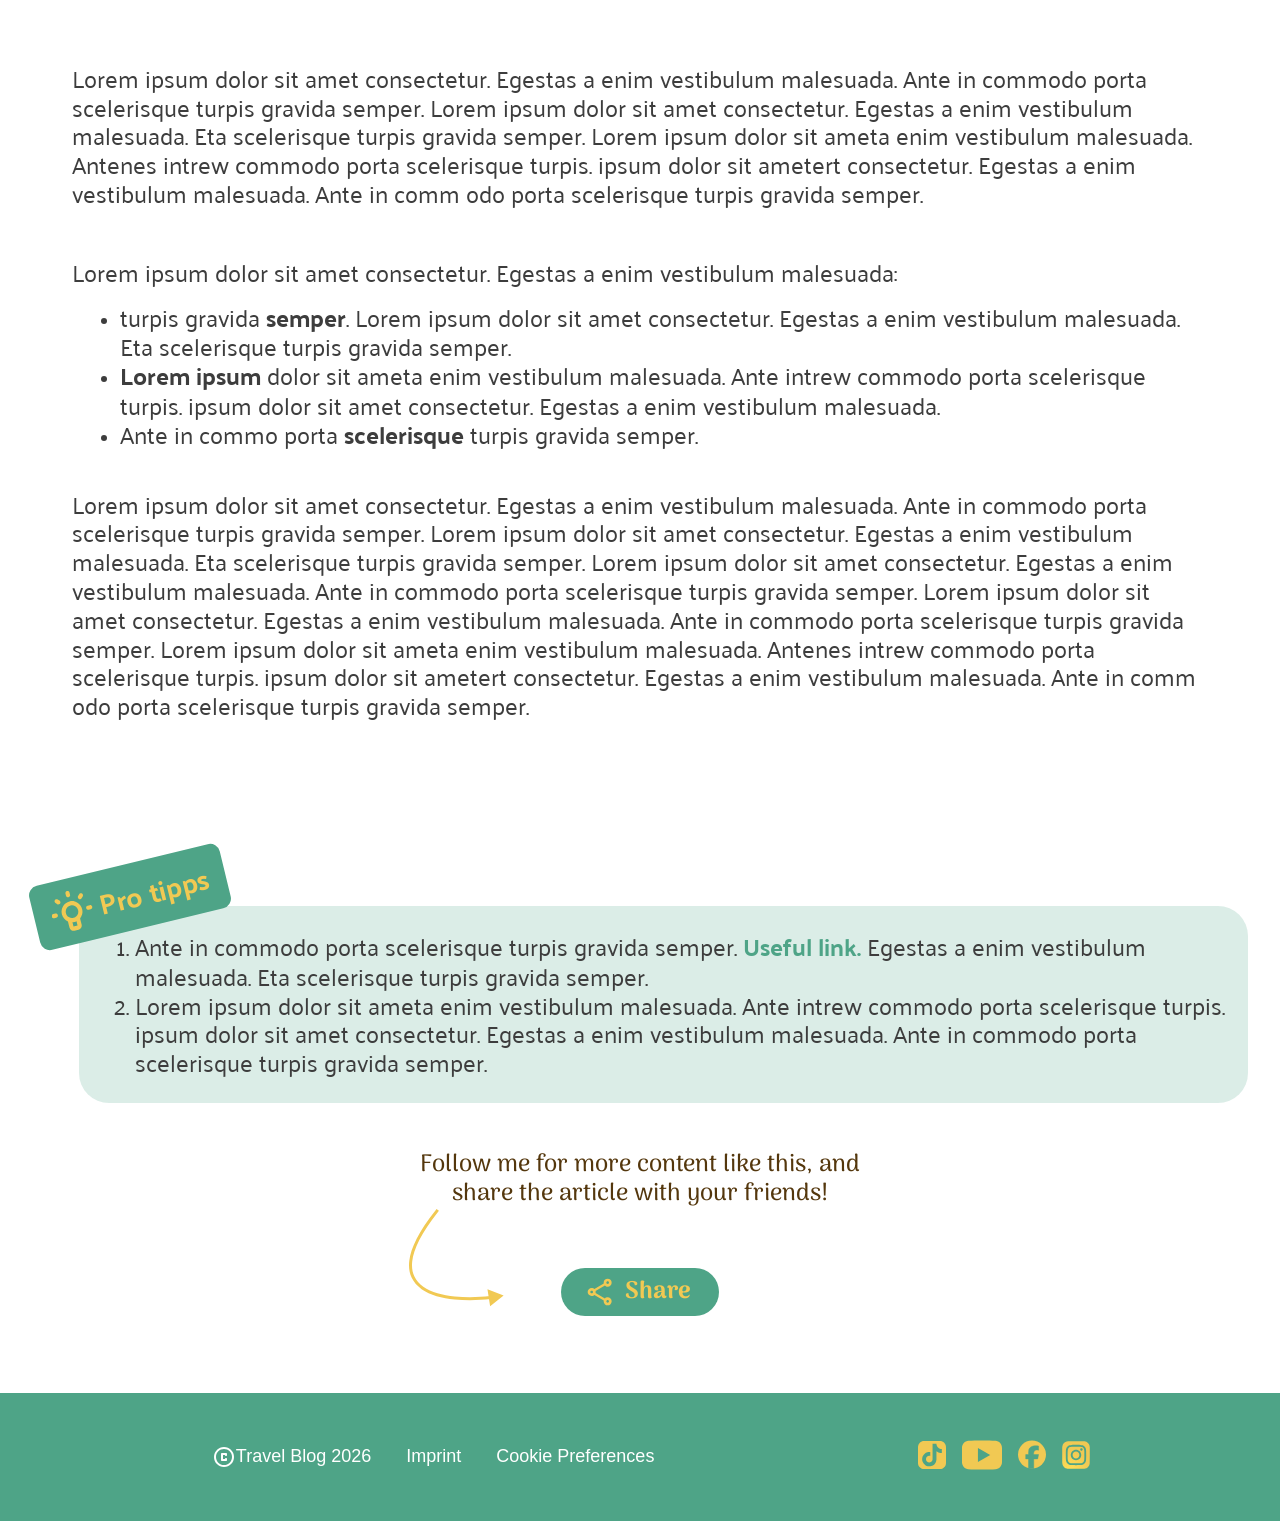
<file: video.html>
<!doctype html>
<html lang="en">

<head>
  <meta charset="UTF-8" />
  <meta name="viewport" content="width=device-width, initial-scale=1.0" />
  <title>Video</title>
  <link rel="icon" type="image/x-icon" href="assets/icons/logo 03 1.svg">
  <link rel="stylesheet" href="css/variables.css" />
  <link rel="stylesheet" href="css/standard.css" />
  <link rel="stylesheet" href="css/style.css" />
  <link rel="stylesheet" href="css/video.css" />
</head>

<body>
  <header class="header">
    <div class="header-navbar">
      <img src="assets/icons/logo 03 1.svg" alt="Logo Blog">
      <nav class="navbar">
        <ul>
          <li><a class="nav-special-hover highlight-hover" href="index.html#highlights">Highlights</a></li>
          <li><a class="nav-special-hover faq-hover" href="index.html#faq">FAQ</a></li>
          <li><a class="nav-special-hover contact-hover" href="index.html#contact">Contact</a></li>
        </ul>
      </nav>
    </div>
  </header>
  <section class="hero-section-layout">
    <div class="hero-section">
      <h5>A Stylish Scandinavian Escape</h5>
      <h4>Copenhagen in 3 Days: Big Experiences, Smart Spending</h4>
      <h6>
        Discover Copenhagen, where historic charm meets modern design, vibrant
        cycling culture and waterfront living. Experience the heart of
        Scandinavia through cozy cafes, innovative cuisine, and effortlessly
        cool city life.
      </h6>
      <div class="article-info">
        <div class="article-info-container">
          <img src="assets/icons/date-icon.svg" alt="Kalender" />
          <span>Date: 26.01.2026</span>
        </div>
        <div class="article-info-container">
          <img src="assets/icons/reading-time-icon.svg" alt="reading time" />
          <span>Reading time: 6 min.</span>
        </div>
        <div class="article-info-container">
          <img src="assets/icons/read-icon.svg" alt="read" />
          <span>Read: 164</span>
        </div>
        <div class="article-info-container">
          <img src="assets/icons/share-icon-green.svg" alt="share" />
          <span>Shared: 18</span>
        </div>
      </div>
    </div>
    <aside class="author-card">
      <img src="./assets/img/author.png" alt="Foto von Author" />
      <div>
        <div class="author-name">
          <p>Tamara Wallker</p>
        </div>
        <div class="author-role">
          <p>Author</p>
        </div>
      </div>
      <div class="author-bio">
        <p>
          I’ve been traveling since 2017, chasing moments instead of plans.
          I’m fascinated by snakes, love sharks, would happily spend weeks
          deep in the jungle, and can never get enough papaya. As long as
          there’s a next destination, I know I’m exactly where I’m meant to
          be.
        </p>
      </div>
    </aside>
  </section>
  <article class="article-lorem">
    <p>
      Lorem ipsum dolor sit amet consectetur. Egestas a enim vestibulum
      malesuada. Ante in commodo porta scelerisque turpis gravida semper.
      Lorem ipsum dolor sit amet consectetur. Egestas a enim vestibulum
      malesuada. Eta scelerisque turpis gravida semper. Lorem ipsum dolor sit
      ameta enim vestibulum malesuada. Ante intrew commodo porta scelerisque
      turpis. ipsum dolor sit amet consectetur. Egestas a enim vestibulum
      malesuada. Ante in commodo porta scelerisque turpis gravida semper.
    </p>
  </article>
  <div class="container-video">
    <a href="https://www.youtube.com/watch?v=1NaiqrKkQco" target="_blank">
      <div class="image-wrapper">
        <img src="./assets/img/copenhagen.jpg" alt="Copenhagen video" />
        <img src="./assets/icons/play_circle.svg" class="play-button" />
      </div>
    </a>
  </div>
  <article class="article-lorem">
    <p>
      Lorem ipsum dolor sit amet consectetur. Egestas a enim vestibulum
      malesuada. Ante in commodo porta scelerisque turpis gravida semper.
      Lorem ipsum dolor sit amet consectetur. Egestas a enim vestibulum
      malesuada. Eta scelerisque turpis gravida semper. Lorem ipsum dolor sit
      ameta enim vestibulum malesuada. Antenes intrew commodo porta
      scelerisque turpis. ipsum dolor sit ametert consectetur. Egestas a enim
      vestibulum malesuada. Ante in comm odo porta scelerisque turpis gravida
      semper.
    </p>
    <br />
    <p class="short-lorem">
      Lorem ipsum dolor sit amet consectetur. Egestas a enim vestibulum
      malesuada:
    </p>

    <ul class="article-list">
      <li>
        turpis gravida <strong>semper</strong>. Lorem ipsum dolor sit amet
        consectetur. Egestas a enim vestibulum malesuada. Eta scelerisque
        turpis gravida semper.
      </li>
      <li>
        <strong>Lorem ipsum</strong> dolor sit ameta enim vestibulum
        malesuada. Ante intrew commodo porta scelerisque turpis. ipsum dolor
        sit amet consectetur. Egestas a enim vestibulum malesuada.
      </li>
      <li>
        Ante in commo porta <strong>scelerisque</strong> turpis gravida
        semper.
      </li>
    </ul>

    <p>
      Lorem ipsum dolor sit amet consectetur. Egestas a enim vestibulum
      malesuada. Ante in commodo porta scelerisque turpis gravida semper.
      Lorem ipsum dolor sit amet consectetur. Egestas a enim vestibulum
      malesuada. Eta scelerisque turpis gravida semper. Lorem ipsum dolor sit
      amet consectetur. Egestas a enim vestibulum malesuada. Ante in commodo
      porta scelerisque turpis gravida semper. Lorem ipsum dolor sit amet
      consectetur. Egestas a enim vestibulum malesuada. Ante in commodo porta
      scelerisque turpis gravida semper. Lorem ipsum dolor sit ameta enim
      vestibulum malesuada. Antenes intrew commodo porta scelerisque turpis.
      ipsum dolor sit ametert consectetur. Egestas a enim vestibulum
      malesuada. Ante in comm odo porta scelerisque turpis gravida semper.
    </p>
  </article>
  <section class="pro-tipps">
    <div class="pro-tipps-button">
      <img src="./assets/icons/pro-tipps-icon.svg" alt="Glühbrine" />
      <p>Pro tipps</p>
    </div>
    <div class="pro-tipps-tipps">
      <ol>
        <li>
          Ante in commodo porta scelerisque turpis gravida semper.
          <a>Useful link.</a> Egestas a enim vestibulum malesuada. Eta
          scelerisque turpis gravida semper.
        </li>
        <li>
          Lorem ipsum dolor sit ameta enim vestibulum malesuada. Ante intrew
          commodo porta scelerisque turpis. ipsum dolor sit amet consectetur.
          Egestas a enim vestibulum malesuada. Ante in commodo porta
          scelerisque turpis gravida semper.
        </li>
      </ol>
    </div>
  </section>
  <section class="share-section">
    <div class="share-section-text">
      <p>
        Follow me for more content like this, and share the article with your friends!
      </p>
      <div class="groß-img">
        <img src="./assets/icons/share-zeiger.svg" alt="Zeiger auf den Share-Button">
      </div>
      <div class="klein-img">
        <img class="klein-img" src="./assets/img/share-yellow-klein.svg" alt="Zeiger auf den Share-Button">
      </div>
    </div>
    <button>
      <div class="share-button">
        <img src="./assets/icons/share-icon-gelb.svg" alt="Share Icon in Gelb">
        <p>Share</p>
      </div>
      <div class="share-option-container">
        <img src="./assets/icons/share-icon-green.svg" alt="Share Icon">
        <div class="share-option-options">
          <a href="https://www.linkedin.com" target="_blank">LinkedIn</a>
          <a href="https://web.whatsapp.com" target="_blank">WhatsApp</a>
        </div>
      </div>
    </button>
  </section>
  <footer>
    <div class="footer-txt">
      <div class="footer-left">
        <div class="footer-copyright">
          <img src="assets/icons/copyright-footer.svg" alt="copyright Logo">
          <a href="imprint.html#Copyrights">Travel Blog 2026</a>
        </div>
        <div class="footer-imprint-cookies">
          <a href="imprint.html#top">Imprint</a>
          <a href="imprint.html#Cookies">Cookie Preferences</a>
        </div>
      </div>
      <div class="footer-right">
        <a href="https://tiktok.com" target="_blank"> <img class="footer-tiktok-img"
            src="assets/icons/Tiktok_icon 1.svg" alt="TicToc Logo"></a>
        <a href="https://youtube.com" target="_blank"><img class="footer-youtube-img"
            src="assets/icons/youtube-footer.svg" alt="Youtube logo"></a>
        <a href="https://facebook.com" target="_blank"><img class="footer-facebook-img"
            src="assets/icons/facebook-footer.svg" alt="Facebook Logo"></a>
        <a href="https://instagram.com" target="_blank"><img class="footer-instagram-img"
            src="assets/icons/Instagram_logo_footer.svg" alt="Instagram Logo"></a>
      </div>
    </div>
  </footer>
  <nav class="mobile-navbar">
    <a href="index.html#home"><img src="assets/icons/Home_mobile.svg" alt="Home"></a>
    <a href="index.html#highlights"><img src="assets/icons/rocke_launch_mobile.svg" alt="Highlights"></a>
    <a href="index.html#faq"><img src="assets/icons/live_help_mobile.svg" alt="FAQ"></a>
    <a href="index.html#contact"><img src="assets/icons/person_pin_mobile.svg" alt="Contact"></a>
  </nav>
</body>

</html>
</file>
<file: css/variables.css>
@font-face {
    font-display: swap;
    font-family: 'Arima';
    font-style: normal;
    font-weight: 400;
    src: url('../assets/fonts/Arima/arima-v7-latin-regular.woff2') format('woff2');
}

@font-face {
    font-display: swap;
    font-family: 'Arima';
    font-style: normal;
    font-weight: 500;
    src: url('../assets/fonts/Arima/arima-v7-latin-500.woff2') format('woff2');
}

@font-face {
    font-display: swap;
    font-family: 'Arima';
    font-style: normal;
    font-weight: 600;
    src: url('../assets/fonts/Arima/arima-v7-latin-600.woff2') format('woff2');
}

@font-face {
    font-display: swap;
    font-family: 'Arima';
    font-style: normal;
    font-weight: 700;
    src: url('../assets/fonts/Arima/arima-v7-latin-700.woff2') format('woff2');
}

@font-face {
    font-family: 'Palanquin';
    src: url('../assets/fonts/font-Palanquin/palanquin/Palanquin-Thin.ttf') format('truetype');
    font-weight: 100;
    font-style: normal;
    font-display: swap;
}

@font-face {
    font-family: 'Palanquin';
    src: url('../assets/fonts/font-Palanquin/palanquin/Palanquin-ExtraLight.ttf') format('truetype');
    font-weight: 200;
    font-style: normal;
    font-display: swap;
}

@font-face {
    font-family: 'Palanquin';
    src: url('../assets/fonts/font-Palanquin/palanquin/Palanquin-Light.ttf') format('truetype');
    font-weight: 300;
    font-style: normal;
    font-display: swap;
}

@font-face {
    font-family: 'Palanquin';
    src: url('../assets/fonts/font-Palanquin/palanquin/Palanquin-Regular.ttf') format('truetype');
    font-weight: 400;
    font-style: normal;
    font-display: swap;
}

@font-face {
    font-family: 'Palanquin';
    src: url('../assets/fonts/font-Palanquin/palanquin/Palanquin-Medium.ttf') format('truetype');
    font-weight: 500;
    font-style: normal;
    font-display: swap;
}

@font-face {
    font-family: 'Palanquin';
    src: url('../assets/fonts/font-Palanquin/palanquin/Palanquin-SemiBold.ttf') format('truetype');
    font-weight: 600;
    font-style: normal;
    font-display: swap;
}

@font-face {
    font-family: 'Palanquin';
    src: url('../assets/fonts/font-Palanquin/palanquin/Palanquin-Bold.ttf') format('truetype');
    font-weight: 700;
    font-style: normal;
    font-display: swap;
}

@font-face {
    font-family: 'Palanquin Dark';
    src: url('../assets/fonts/font-Palanquin/palanquin-dark-v17-latin-600.woff2') format('woff2');
    font-weight: 600;
    font-style: normal;
    font-display: swap;
}


:root {
    --nav-footer-bg-color: rgba(78, 164, 135, 1);
    --global-h1-color: rgba(84, 55, 13, 1);
    --global-h2-color: rgba(78, 164, 135, 1);
    --global-h3-color: rgba(255, 255, 255, 1);
    --global-h4-color: rgba(241, 201, 83, 1);
    --global-h5-color: rgba(78, 164, 135, 1);
    --global-h6-color: rgba(84, 55, 13, 1);
    --font-heading-h1: 'Arima', sans-serif;
    --font-heading-h2: 'Arima', sans-serif;
    --font-heading-h3: 'Palanquin', sans-serif;
}
</file>
<file: css/standard.css>
* {
    margin: 0;
    box-sizing: border-box;
}

html {
    scroll-behavior: smooth;
}

h1 {
    color: var(--global-h1-color);
    font-size: 64px;
    font-family: var(--font-heading-h1);
    font-weight: 700;
}

h2 {
    color: var(--global-h2-color);
    font-size: 52px;
    font-family: var(--font-heading-h2);
    font-weight: 700;
    padding-top: 6px;
}

h3 {
    color: var(--global-h3-color);
    font-size: 32px;
    font-family: var(--font-heading-h3);
    font-weight: 600;
}

h4 {
    font-family: 'Arima';
    font-size: 64px;
    font-weight: 700;
    color: var(--global-h4-color);
    line-height: 100%;
}

h5 {
    font-family: 'Palanquin';
    font-size: 40px;
    font-weight: 600;
    color: var(--global-h5-color);
    line-height: 120%;
}

h6 {
    font-family: 'Palanquin';
    font-size: 32px;
    font-weight: 400;
    color: var(--global-h6-color);
    line-height: 120%;
}

.header {
    display: flex;
    width: 100%;
    justify-content: center;
    align-items: center;
    height: 128px;
    position: absolute;
    background-color: var(--nav-footer-bg-color);
}

.header-navbar {
    display: flex;
    justify-content: flex-start;
    width: 100%;
    max-width: 1440px;
    flex-direction: row;
    align-items: center;
    gap: 102px;
    margin-left: 146px;
}

.navbar a {
    text-decoration: none;
    color: rgba(248, 245, 235, 1);
    font-family: Arima;
    font-weight: bold;
    font-size: 24px;
}

.navbar ul {
    display: flex;
    flex-direction: row;
    align-items: center;
    justify-content: flex-start;
    gap: 72px;
    list-style: none;
}

.nav-special-hover {
    position: relative;
    display: inline-block;
}

.nav-special-hover::after {
    content: '';
    position: absolute;
    left: 55%;
    bottom: 2px;
    width: 100%;
    height: 15px;
    background-size: contain;
    background-repeat: no-repeat;
    background-position: center;
    opacity: 0;
    transform: translateX(-50%) scaleX(0);
    transition: all 0.4s ease-in-out;
}

.highlight-hover::after {
    background-image: url(../assets/icons/hover-highlight.svg);
}

.faq-hover::after {
    background-image: url(../assets/icons/hover-faq.svg);
}

.contact-hover::after {
    background-image: url(../assets/icons/hover-contact.svg);
    left: 50%;
}

.nav-special-hover:hover::after {
    opacity: 1;
    transform: translateX(-50%) scaleX(1.1);
}

.nav-special-hover:active {
    color: rgba(241, 201, 83, 1);
}

.hero-section-layout {
    margin: 208px auto 0;
    display: flex;
    justify-content: space-between;
    padding: 0 100px;
}

.hero-section {
    max-width: 902px;
}

.article-info {
    margin-top: 40px;
    display: flex;
    gap: 32px;
}

.article-info-container {
    display: flex;
    align-items: center;
    gap: 6px;
}

.article-info span {
    font-family: 'Palanquin';
    font-size: 16px;
    font-weight: 400;
    color: #54370D;
    line-height: 120%;
    line-height: 120%;
}

.article-info img {
    max-height: 18px;
    max-width: 20px;
}

.author-card {
    border-radius: 30px;
    padding: 16px 16px 0;
    margin-bottom: 0;
    width: 25%;
    height: fit-content;
    padding-bottom: 16px;
    background-color: #4EA48733;
    gap: 12px;
    display: flex;
    flex-direction: column;
    align-items: center;
    text-align: center;
}

.author-card img {
    height: 120px;
    width: 120px;
}

.author-card p {
    color: #54370D;
    line-height: 120%;
    font-family: Palanquin;
}

.author-name p {
    font-family: 'Arima';
    font-size: 18px;
    font-weight: 700;
}

.author-role p {
    font-family: 'Arima';
    font-size: 18px;
    font-weight: 400;
}

.author-bio {
    font-family: 'Palaquin';
    font-size: 16px;
    font-weight: 400;
    text-align: start;
}

.pro-tipps {
    max-width: 1130px;
    margin: 88px 145px 0;
}

.pro-tipps-button {
    z-index: 2;
    display: flex;
    justify-content: center;
    align-items: center;
    gap: 8px;
    background-color: #4EA487;
    width: 196px;
    height: 66px;
    border-radius: 10px;
    transform: rotate(-13.67deg);
    margin-bottom: -24px;
}

.pro-tipps-button img {
    height: 42px;
    width: 41px;
    transform: rotate(13.67deg);
}

.pro-tipps-button p {
    color: #F1C953;
    font-family: "Palanquin";
    font-size: 28px;
    font-weight: 700;
    line-height: 120%;
}

.pro-tipps-tipps {
    z-index: 1;
    margin-left: 47px;
    padding: 26px 16px;
    margin-bottom: 32px;
    border-radius: 30px;
    background-color: #4EA48733;
}

.pro-tipps-tipps ol {
    font-family: "Palanquin";
    font-size: 24px;
    font-weight: 400;
    color: #3D3D3D;
    line-height: 120%;
}

.pro-tipps-tipps a {
    font-family: 'Palanquin';
    font-size: 24px;
    text-decoration: none;
    color: #4EA487;
    font-weight: 700;
    line-height: 120%;
}

.share-section {
    width: 493px;
    height: 154px;
    margin-bottom: 88px !important;
    margin-top: 16px;
    display: flex;
    flex-direction: column;
    align-items: center;
}

.share-section-text p {
    font-family: "Arima";
    font-size: 24px;
    font-weight: 500;
    color: #54370D;
    text-align: center;
    max-width: 463px;
    max-height: 58px;
    line-height: 120%;
}

.groß-img img {
    display: flex;
    justify-content: flex-start;
    margin-bottom: -40px;
}

.klein-img img {
    display: none;
}

button {
    background: none;
    border: none;
}

.share-button {
    border-radius: 40px;
    border: none;
    width: 158px;
    height: 48px;
    background-color: #4EA487;
    margin-top: 0px;
    padding: 24px;
    gap: 8px;

    align-items: center;
    justify-content: left;
    display: flex;
    outline: none;
    transition: all 0.3s ease-in-out;
    cursor: pointer;
}

.share-button img {
    height: 32px;
    width: 32px;
    left: 15px;
}

.share-button p {
    font-family: "Arima";
    font-size: 24px;
    font-weight: 700;
    color: #F1C953;

}

.share-option-container {
    display: flex;
    justify-content: right;
    align-items: center;
    width: 280px;
    height: 54px;
    display: none;
}

.share-option-container img {
    display: block;
    height: 32px;
    width: 32px;
}

button:focus-within {
    display: flex;
    justify-content: center;
    width: 273px;
    cursor: pointer;
}

.share-section:focus-within button {
    gap: 10px;
}

.share-section:focus-within .share-button>img {
    display: none;
}

.share-section:focus-within .share-option-container {
    display: flex;
}

.share-section:focus-within .share-button {
    width: auto;
    justify-content: center;
}

.share-option-options {
    display: flex;
    flex-direction: column;
    width: 112px;
}

.share-option-options a {
    font-family: "Arima";
    font-size: 18px;
    font-weight: 600;
    text-decoration: underline;
    color: #4EA487;
}

.share-option-options a:hover {
    font-weight: 700;
    width: 112px;
}

footer {
    display: flex;
    width: 100%;
    height: 128px;
    background-color: var(--nav-footer-bg-color);
}



.footer-txt {
    display: flex;
    height: 128px;
    align-items: center;
    width: 100%;
    justify-content: space-between;
    padding: 60px 120px;
}

.footer-left {
    display: flex;
    align-items: center;
    gap: 90px;
}

.footer-copyright {
    display: flex;
    align-items: center;
}

.footer-imprint-cookies {
    display: flex;
    gap: 24px;
}

.footer-left a {
    text-decoration: none;
    font-family: palanquin;
    font-size: 16px;
    font-weight: 400;
    color: rgba(255, 255, 255, 1);

}

/*.footer-right img {
    width: 32px;
    height: 32px;
}*/
.footer-tiktok-img {
    width: 32px;
    height: 32px;
}

.footer-youtube-img {
    width: 44px;
    height: 32px;
}

.footer-facebook-img {
    width: 32px;
    height: 32px;
}

.footer-instagram-img {
    width: 32px;
    height: 32px;
}

.footer-right {
    display: flex;
    gap: 16px;
    width: 44px;
    padding-right: 120px;
}

.mobile-navbar {
    display: none;
}

@media screen and (max-width:1440px) {
    .hero-section {
        width: 100%;
    }
}

@media screen and (max-width:1280px) {
    .hero-section-layout {
        flex-direction: column;
        padding: 0 32px;
    }

    .author-card {
        flex-direction: row;
        width: 100%;
        margin-top: 40px;
        justify-content: center;
        gap: 40px;
    }

    .author-bio {
        width: 65ch;
    }

    .author-info {
        display: flex;
        flex-direction: column;
    }

    .pro-tipps {
        max-width: 100%;
        margin: 40px 100px 0;
    }

    .share-section {
        margin-bottom: 40px;
    }
}

@media screen and (min-width:875px) {
    .hero-section-layout {
        margin-top: 168px;
        padding: 0 32px;
    }

    .pro-tipps {
        width: 100%;
        margin: 40px 0 0;
        padding: 0 32px;
    }
}

@media screen and (max-width:932px) {
    .hero-section-layout {
        width: 100%;
        margin-top: 168px;
        padding: 0 32px;
    }

    .hero-section {
        width: 100%;
    }

    .author-card {
        flex-direction: row;
        justify-content: center;
        gap: 40px;
    }

    .author-bio {
        width: 100%;
    }
}

@media screen and (max-width:767px) {
    .hero-section-layout {
        margin: 100px auto 0;
    }

    .pro-tipps {
        padding: 0 32px;
        margin: 40px 0 0;
    }
}

@media screen and (max-width: 700px) {
    .hero-section-layout {
        padding: 0 32px;
    }
}

@media screen and (max-width:694px) {
    .article-info {
        flex-wrap: wrap;
    }
}

@media screen and (max-width:544px) {
    .share-section {
        width: 100%;
        padding: 0 32px;
    }

    .groß-img img {
        display: none;
    }

    .klein-img img {
        display: flex;
        justify-content: flex-start;
    }

    .share-section-text p {
        margin-bottom: 20px;
    }

    .author-card {
        flex-direction: column;
        gap: 16px;
        margin-top: 24px;
    }
}

@media screen and (max-width:500px) {
    h4 {
        font-size: 40px;
        font-weight: 700;
    }

    h5 {
        font-size: 20px;
        font-weight: 600;
    }

    h6 {
        font-size: 18px;
        font-weight: 400;
    }

    .article-info {
        margin-top: 24px;
        gap: 16px;
    }

    .author-name p {
        font-size: 16px;
        font-weight: 700;
    }

    .author-role p {
        font-size: 16px;
        font-weight: 400;
    }

    .pro-tipps-tipps ol {
        font-size: 16px;
    }

    .pro-tipps-tipps a {
        font-size: 16px;
    }

    .share-section-text p {
        font-size: 18px;
    }

    .klein-img img {
        margin-left: 0;
    }
}

@media screen and (max-width:400px) {
    .share-section {
        margin: 20px 0 40px;
    }
}

@media screen and (max-width:479px) {
    .hero-section-layout {
        margin: calc(80px + 24px) 0 0;
        padding: 0 16px;
    }

    .author-card {
        flex-direction: column;
        gap: 16px;
        margin-top: 24px;
    }

    .pro-tipps {
        margin: 40px 0 0 0;
        padding: 0 16px;
    }

    .pro-tipps-tipps {
        margin: 10px 0 0;
        padding: 24px 0;
    }
}

@media screen and (min-width:1280px) {
    .hero-section-layout {
        width: 1200px;
        gap: 8px;
        padding: 0;
    }
}
</file>
<file: css/style.css>
* {
    margin: 0;
    box-sizing: border-box;
}

html {
    scroll-behavior: smooth;
}

body {
    min-height: 100dvh;
    display: flex;
    align-items: center;
    flex-direction: column;
}

.hero {
    margin: 128px 0 0 0;
    height: 515px;
    width: 100%;
    max-width: 1440px;
    z-index: 0;
    position: relative;
    display: grid;
    overflow: hidden;
    grid-template-areas: "content";
    animation: grow-hero 0.5s ease-in-out forwards;
    animation-delay: 6s;

}

.hero>div {
    grid-area: overlay;
    position: relative;
    grid-area: content;
    width: 100%;
    height: 100%;
    max-width: 1440px;
    position: relative;
}

.hero-layer-text {
    z-index: 6;
    width: 100dvw !important;
    max-width: 1440px;
    padding-left: 20px;
    display: flex;
    flex-direction: column;
    justify-content: center;
    align-items: center;
    overflow: none;
    transform-origin: center center;
    animation: move-left 1s 4s ease-in-out forwards;
}

.hero-layer-text h1 {
    width: 345px;
    color: var(--global-h1-color);
    font-family: "Arima";
    font-size: 60px;
    font-weight: 700;
    text-align: flex-start;
    display: flex;
    overflow: hidden;
    transform: translateY(0%);
    animation: move-h1 1s ease-in-out forwards;
}

.hero-layer-text p {
    max-width: 345px;
    width: 50%;
    font-family: "Palanquin latin", sans-serif;
    font-size: 28px;
    font-weight: 500;
    color: #54370d;
    text-align: start;
    display: flex;
    animation: appear-p 1s ease-in-out forwards;
    animation-delay: 1s;
    opacity: 0;

}

.hero-layer-photo img {
    z-index: 1;
    height: 515px;
    width: 100dvw;
    display: flex;
    opacity: 1;
    position: absolute;
    justify-content: center;
    align-items: center;
    overflow: hidden;
    object-fit: cover;
    object-position: center;
    left: 230px;
}

.hero-layer-first-wave img {
    z-index: 3;
    height: 515px;
    width: 942px;
    display: flex;
    opacity: 1;
    position: absolute;
    overflow: hidden;
    animation: first-wave 1s ease-in-out forwards;
    animation-delay: 5.9s;
    transform: scale(1);
    transform-origin: left;
}

.hero-layer-second-wave {
    height: 545px;
    position: absolute;
    bottom: 0;
    right: 0;
}

.hero-layer-second-wave img {
    z-index: 4;
    height: 545px;
    width: 647px;
    max-width: 1440px;
    bottom: 0;
    top: 0;
    display: flex;
    opacity: 1;
    position: absolute;
    overflow: hidden;
    animation: second-wave-in 2s ease-in-out forwards;
    animation-delay: 3s;
    transform: scale(3);
    transform-origin: left;
}

.hero-layer-logo {
    width: 140px;
    height: 140px;
    display: block;
    position: relative;
    z-index: 4;
    left: 25px;
    top: 0px;
    animation: banana 9000ms ease-in infinite;
}

.logo-wrapper {
    position: absolute;
    z-index: 4;
    left: 320px;
    bottom: 100px;
    width: 160px;
    height: 160px;
    animation: banana 10s linear infinite;
    transform-origin: center center;
}

.flag {
    display: flex;
    left: -70px;
    top: 0px;
    position: relative;
}

.hero div.moving {
    position: absolute;
    top: 256px;
    left: 420px;
    width: 180px;
    height: 180px;
    background-color: rgba(78, 164, 135, 1);
    border-radius: 50%;
    z-index: 10;
    display: flex;
    justify-content: center;
    align-items: center;
    opacity: 0;
    animation: moving-in 1s ease-in-out forwards;
    animation-delay: 5.7s;
}

.yellow-card-mobil {
    display: none;
}

.yellow-card-mobil-groß {
    display: none;
}

main {
    width: 100%;
    max-width: 1220px;
    margin-left: auto;
    margin-right: auto;
}

.highlights-top {
    display: flex;
    display: flex;
    flex-direction: column;
    text-align: center;
    justify-content: center;
    align-items: center;
}

.highlights-headline {
    display: flex;
    align-items: center;
    justify-content: center;
    gap: 15px;
    margin-top: 100px;
}

.highlights_p {
    padding: 40px 110px;
    display: flex;
    font-size: 24px;
    font-family: 'Palanquin latin', sans-serif;
    font-weight: 500;
}

.content {
    display: flex;
    flex-direction: column;
    align-items: center;
}

.highlights-slider-text {
    background-color: rgba(255, 255, 255, 0.1);
    position: absolute;
    left: 38px;
    top: 54px;
    width: 881px;
    color: white;
    padding: 16px 24px;
    backdrop-filter: blur(10px);
    border-right: solid 1px white;
    border-left: solid 1px white;
}

.highlights-slider-text h3 {
    display: flex;
    color: white;
    font-family: "Palanquin Dark";
    font-weight: 600;
    font-size: 48px;
    line-height: 100%;
    letter-spacing: 0%;
    margin-bottom: 8px;
}

.highlights-slider-text p {
    width: 820px;
    height: 93px;
    font-family: "Palanquin latin", sans-serif;
    font-weight: 400;
    font-size: 24px;
    line-height: 110%;
}

.section-heading {
    display: flex;
    flex-direction: row;
    align-items: center;
    gap: 8px;
}

.section-heading img {
    width: 48px;
    height: 48px;
}

.slider-main {
    position: relative;
    width: 1220px;
    height: 533px;
    display: flex;
    justify-content: center;
    align-items: flex-end;
    overflow: hidden;
    border-top-right-radius: 100px;
    isolation: isolate;
    transform: translateZ(0);
    -webkit-transform: translateZ(0);
}

.slider-main input {
    z-index: 2;
}

.slider-main-wrapper {
    z-index: 1;
    width: 400%;
    height: 100%;
    position: absolute;
    display: flex;
    overflow: hidden;
    transition: all 0.75s ease-in-out;
}

.slider-main-element img {
    width: 100%;
    height: 533px;
    object-fit: cover;
    display: block;
    aspect-ratio: 16 / 9;


}

.slider-main-element {
    position: relative;
    display: flex;
    flex-direction: column;
    justify-content: flex-end;
    width: calc(100% / 4);
    height: 533px;
    overflow: hidden;

}

.slider-main input[value="one"]:checked~.slider-main-wrapper {
    transform: translateX(calc(150% / 4));
}

.slider-main input[value="two"]:checked~.slider-main-wrapper {
    transform: translateX(calc(50% / 4));
}

.slider-main input[value="three"]:checked~.slider-main-wrapper {
    transform: translateX(calc(-50% / 4));
}

.slider-main input[value="four"]:checked~.slider-main-wrapper {
    transform: translateX(calc(-150% / 4));
}

.slider-main input[type="radio"] {
    appearance: none;
    margin: 10px;
    width: 28px;
    height: 28px;
    border-radius: 50%;
    cursor: pointer;
    display: flex;
    background: rgba(255, 255, 255, 1);
    margin-bottom: 50px;
}

.slider-main input[type="radio"]::before {
    border-radius: 50%;
    transform: scale(0);
    transition: 0.15s ease;
    background: rgba(255, 255, 255, 1);
}

.slider-main input[type="radio"]:checked {
    background: rgba(241, 201, 83, 1);
    margin: 10px;
    width: 40px;
    height: 28px;
    border-radius: 999px;
    cursor: pointer;
    display: flex;
    margin-bottom: 50px;
}

.faq {
    display: flex;
    flex: 1;
    justify-content: flex-start;
    flex-direction: column;
    gap: 30px;
    background-color: white;
    text-align: left;
    max-width: 1440px;
}

.faq_headline {
    display: flex;
    align-items: center;
    justify-content: center;
    gap: 15px;
    margin-top: 100px;
}

.img_faq {
    width: 48px;
    height: 48px;
}

details {
    text-decoration: none;
    border: 1px solid #ccc;
    padding: 10px;
    border-radius: 5px;
    margin-bottom: 10px;
    background-color: rgba(241, 201, 83, 1);
    width: 84%;
    margin-left: 116px;
}

summary {
    font-family: 'Palanquin latin', sans-serif;
    font-size: 24px;
    font-weight: 700;
    cursor: pointer;
}

details[open] p {
    background-color: white;
    padding: 15px;
    margin-top: 10px;
    border-radius: 5px;
    font-family: 'Palanquin latin', sans-serif;
}

details[open] summary {
    border-bottom: 1px solid #ccc;
    margin-bottom: 10px;
    padding-bottom: 5px;
}

summary::-webkit-details-marker {
    display: none;
}

summary {
    list-style: none;
    display: flex;
    justify-content: space-between;
    align-items: center;
}

.summary-img-div {
    display: inline-block;
    transition: transform 0.3s ease-in-out;
}


details[open] .summary-img-div {
    transform: rotate(180deg);
}


.summary-img-div::after {

    font-family: Arial, sans-serif;
    font-weight: bold;
    display: inline-block;
}

input[type=text],
input[type=email],
textarea {
    width: 100%;
    padding: 10px 0;
    margin-top: 6px;
    margin-bottom: 20px;
    border: none;
    border-bottom: 2px solid #ccc;
    background-color: transparent !important;
    border-radius: 0;
    outline: none;
    font-size: 25px;
    resize: none;
    line-height: 1.2;
    height: 52px;
    font-family: 'Palanquin latin', sans-serif;

}

input[type=text]:-webkit-autofill,
input[type=text]:-webkit-autofill:hover,
input[type=text]:-webkit-autofill:focus,
input[type=email]:-webkit-autofill,
input[type=email]:-webkit-autofill:hover,
input[type=email]:-webkit-autofill:focus {
    -webkit-text-fill-color: initial;
    transition: background-color 5000s ease-in-out 0s;
}


input[type=submit] {
    background-color: #ffffff;
    color: rgba(48, 48, 48, 0.5);
    padding: 12px 20px;
    border: 1px solid rgba(48, 48, 48, 0.5);
    border-radius: 50px;
    cursor: pointer;
    display: block;
    margin: 30px auto;
}


input[type=submit]:hover {
    background-color: #45a049;
}

.contact_headline {
    display: flex;
    justify-content: center;
    gap: 15px;
    margin-top: 100px;
    align-items: center;
}

.contact_p {
    text-align: center;
    display: flex;
    justify-content: center;
    padding: 20px 0px;
    font-size: 24px;
    font-family: 'Palanquin latin', sans-serif;
    font-weight: 500;
}

.contact_img {
    display: flex;
    width: 48px;
    height: 48px;
}


.container {
    border-radius: 5px;
    background-color: #f2f2f2;
    padding: 20px;
    width: 100%;
}

.row {
    display: flex;
    gap: 80px;
    margin-top: 50px;

}

.col {
    flex: 1;
}

label {
    font-family: 'Palanquin latin', sans-serif;
    font-size: 24px;
    font-weight: 500;
    color: rgba(84, 55, 13, 1);
    display: block;
}

.policy-container {
    display: flex;
    align-items: center;
    justify-content: center;
    margin-top: 50px;
    margin-bottom: 20px;
    font-size: 14px;
    width: 100%;

}

.policy-container input[type="checkbox"] {
    margin-right: 10px;
    cursor: pointer;
    width: 18px;
    height: 18px;
}

.policy-container a {
    color: #04AA6D;
    text-decoration: none;
}

.policy-container label {
    font-size: 16px;
    font-family: 'Palanquin latin', sans-serif;
    display: inline;
    color: rgba(84, 55, 13, 1);
    cursor: pointer;
}

input[type=submit] {
    background-color: #ffffff;
    color: rgba(48, 48, 48, 0.5);
    border: 1px solid rgba(48, 48, 48, 0.5);
    transition: background-color 0.3s ease;
    opacity: 0.6;
}

form:has(.policy-container input[type="checkbox"]:checked) input[type=submit] {
    background-color: #45a049;
    color: white;
    border-color: #45a049;
    cursor: pointer;
    opacity: 1;
}

form:has(.policy-container input[type="checkbox"]:checked) input[type=submit]:hover {
    background-color: #388e3c;
}

form {
    width: 84%;
    margin: 0 auto;
}

#highlights,
#faq,
#contact {
    width: 100%;
    max-width: 1440px;
    margin: 0 auto;
}

footer {
    display: flex;
    width: 100%;
    height: 128px;
    background-color: var(--nav-footer-bg-color);
    margin-top: auto;
}

/*footer img {
    width: 28px;
    height: 28px;
}*/

.footer-txt {
    display: flex;
    height: 128px;
    align-items: center;
    width: 100%;
    justify-content: space-between;
    padding: 60px 120px;
}

.footer-left {
    display: flex;
    align-items: center;
    gap: 90px;
}

.footer-copyright {
    display: flex;
    align-items: center;
}

.footer-imprint-cookies {
    display: flex;
    gap: 90px;
}

.footer-left a {
    text-decoration: none;
    font-family: 'Palanquin latin', sans-serif;
    font-size: 16px;
    font-weight: 400;
    color: rgba(255, 255, 255, 1);
}

.footer-youtube-img {
    width: 44px;
    height: 32px;

}

.footer-right {
    display: flex;
    gap: 16px;
    width: 44px;
    padding-right: 120px;
}

.mobile-navbar {
    display: none;
}

@media screen and (max-width: 479px) {
    .header {
        height: 80px;
        margin: unset;

    }

    .header-navbar {
        justify-content: center;
        margin: unset;
    }

    .hero {
        margin: 80px 0 0 0;
    }

    .navbar {
        display: none;
    }

    #highlights,
    #faq,
    #contact {
        width: 100%;
        padding: 0px 16px;
        margin-top: 80px;
    }

    h2 {
        color: var(--global-h2-color);
        font-size: 40px;
        font-family: Arima;
        font-weight: 700;
    }

    .highlights-headline {
        padding-bottom: 30px;
        margin-top: unset;
    }

    .highlights-headline img {
        width: 40px;
        height: 40px;
    }

    .highlights_p {
        display: none;
    }

    .slider-main {

        width: calc(100% - 0px);
    }

    .slider-main-element img {
        width: 100%;
        object-fit: cover;
        object-position: 40%;
    }

    .highlights-slider-text {
        left: 10px;
        top: 100px;
        width: calc(100% - 40px);
        color: white;
        height: auto;
    }

    .highlights-slider-text h3 {
        font-size: 25px;
    }

    .highlights-slider-text p {
        font-size: 20px;
        width: calc(100% - 40px);
        display: -webkit-box;
        -webkit-line-clamp: 3;
        -webkit-box-orient: vertical;
        overflow: hidden;
        height: auto;
    }

    .faq_headline {
        margin-top: unset;
    }

    details {
        width: 100%;
        margin: unset;
        border-radius: 12px;
    }

    summary {
        font-size: 16px;
        align-items: center;
    }

    .summary-img-div {
        padding-top: 2px;
    }

    .contact_img {
        width: 40px;
        height: 40px;
    }

    .contact_headline {
        gap: 8px;
        align-items: center;
        width: 100%;
        justify-content: center;
        margin-top: unset;
    }

    .contact_p {
        display: none;
    }

    .row {
        display: flex;
        flex-direction: column;
        gap: unset;
    }

    form {
        width: 100%;
        flex-direction: column;
        display: flex;
    }

    .policy-container {
        display: flex;
        align-items: flex-start;
    }

    .policy-container input[type="checkbox"] {
        width: 24px;
        height: 24px;
    }

    .policy-container label {
        font-size: 15px;
    }

    .footer-txt {
        align-items: end;
        justify-content: flex-start;
        padding-bottom: 24px;
        width: 100%;
        padding-top: unset;
        padding-left: unset;
        padding-right: unset;

    }

    .footer-left {
        display: flex;
        align-items: center;
        gap: 10px;
        flex-direction: column-reverse;
        width: 100%;
    }

    .footer-imprint-cookies {
        display: flex;
        gap: 10px;
        flex-direction: column;
    }

    .footer-tiktok-img {
        width: 24px;
        height: 24px;
    }

    .footer-youtube-img {
        width: 44px;
        height: 24px;
    }

    .footer-facebook-img {
        width: 24px;
        height: 24px;
    }

    .footer-instagram-img {
        width: 24px;
        height: 24px;
    }

    .footer-right {
        display: flex;
        padding-left: 14px;
        gap: 7px;
        width: 100%;
        padding-right: unset;
    }

    .mobile-navbar {
        display: flex;
        position: sticky;
        bottom: 0;
        left: 0;
        width: 100%;
        height: 70px;
        background-color: rgba(241, 201, 83, 1);
        justify-content: space-around;
        align-items: center;
        z-index: 9999;
    }

    .mobile-menu img {
        width: 40px;
        height: 40px;
    }
}

@media screen and (min-width: 480px) and (max-width: 767px) {
    .header {
        height: 80px;
        margin: unset;
        width: 100%;
    }

    .header-navbar {
        justify-content: center;
        margin: unset;
    }

    .hero {
        margin: 80px 0 0 0;
    }

    .navbar {
        display: none;
    }

    #highlights,
    #faq,
    #contact {
        width: 100%;
        padding: 0px 32px;
    }

    .highlights_p {
        padding: 40px 32px;
        text-align: left;
    }

    .slider-main {
        display: flex;
        width: calc(100% - 40px);
    }

    .slider-main-element img {
        width: 100%;
        object-fit: cover;
        object-position: 40%;
    }

    .highlights-slider-text {
        left: 20px;
        top: 100px;
        width: calc(100% - 40px);
        color: white;
        height: auto;
    }

    .highlights-slider-text h3 {
        font-size: 32px;
    }

    .highlights-slider-text p {
        font-size: 20px;
        width: 100%;
        display: -webkit-box;
        -webkit-line-clamp: 3;
        -webkit-box-orient: vertical;
        overflow: hidden;
        height: auto;
    }

    details {
        width: 100%;
        margin: unset;
    }

    .contact_headline {
        align-items: center;
    }

    .footer-txt {
        align-items: end;
        justify-content: flex-start;
        padding-bottom: 24px;
        width: 100%;
        padding-top: unset;
        padding-left: unset;
        padding-right: unset;
    }

    .footer-left {
        display: flex;
        align-items: center;
        gap: 10px;
        flex-direction: column-reverse;
        width: 40%;
    }

    .footer-imprint-cookies {
        display: flex;
        gap: 10px;
        flex-direction: column;
    }

    .footer-tiktok-img {
        width: 24px;
        height: 24px;
    }

    .footer-youtube-img {
        width: 44px;
        height: 24px;
    }

    .footer-facebook-img {
        width: 24px;
        height: 24px;
    }

    .footer-instagram-img {
        width: 24px;
        height: 24px;
    }

    .footer-right {
        display: flex;
        justify-content: space-around;
        gap: 10px;
        width: 60%;
        padding-right: unset;
    }

    .mobile-navbar {
        display: flex;
        position: sticky;
        bottom: 0;
        left: 0;
        width: 100%;
        height: 70px;
        background-color: rgba(241, 201, 83, 1);
        justify-content: space-around;
        align-items: center;
        z-index: 9999;
    }

    .mobile-menu img {
        width: 40px;
        height: 40px;
    }
}


@media screen and (min-width: 768px) and (max-width: 1280px) {
    .header {
        height: 128px;
        margin: unset;
        width: 100%
    }

    .header-navbar {
        justify-content: center;
        margin: unset;
    }

    h2 {
        font-size: 52px;
    }

    #highlights,
    #faq,
    #contact {
        width: 100%;
        padding: 0px 32px;
        margin-top: 88px;
    }

    .highlights_p {
        padding: 40px 0px;
        text-align: left;
        font-size: 24px;
    }

    .slider-main {
        display: flex;
        width: calc(100% - 0px);
    }

    .slider-main-element img {
        width: 100%;
        object-fit: cover;
        object-position: 40%;
    }

    .highlights-slider-text {
        left: 20px;
        top: 100px;
        width: calc(100% - 70px);
        ;
        color: white;
        height: auto;
    }

    .highlights-slider-text h3 {
        font-size: 32px;
    }

    .highlights-slider-text p {
        font-size: 20px;
        width: 100%;
        display: -webkit-box;
        -webkit-line-clamp: unset;
        -webkit-box-orient: vertical;
        overflow: hidden;
        height: auto;
    }

    details {
        margin: 0px 0px;
        width: calc(100% - 0px);
    }

    .faq_headline {
        margin-top: unset;
    }

    .contact_headline {
        align-items: center;
        margin-top: unset;
    }

    .contact_p {
        font-size: 24px;
        padding: 20px 100px;
    }

    .footer-txt {
        padding-left: calc((50% - 720px) + 160px);
        padding-right: calc((50% - 720px) + 160px);
        justify-content: space-around;
    }

    .footer-left {
        gap: 35px;
    }

    .footer-left a {
        font-size: 18px;
    }

    .footer-imprint-cookies {
        gap: 35px;
    }

    .footer-tiktok-img {
        width: 28px;
        height: 32px;
    }

    .footer-youtube-img {
        width: 40px;
        height: 32px;
    }

    .footer-facebook-img {
        width: 28px;
        height: 32px;
    }

    .footer-instagram-img {
        width: 28px;
        height: 32px;
    }


    .footer-right {
        gap: 16px;
        padding-left: unset;
        padding-right: 150px;
    }
}

@media screen and (min-width:1281px) {
    details {
        width: 100%;
        margin-left: unset;
    }

    form {
        width: 100%;
    }

    .policy-container label {
        font-size: 20px;
    }

    .policy-container input[type="checkbox"] {
        margin-right: 10px;
        cursor: pointer;
        width: 24px;
        height: 24px;
    }

    .footer-txt {
        width: 100%;
        padding-left: calc((50% - 720px) + 108px);
        padding-right: calc((50% - 720px) + 160px);
    }

    .footer-left a {
        font-size: 18px;
    }
}

@media screen and (min-width:1440px) {

    @keyframes move-left {
        from {
            transform: translateX(0);
        }

        to {
            transform: translateX(-480px);
        }
    }

    .hero {
        margin-left: auto;
        margin-right: auto;
    }

    .hero-layer-photo img {
        max-width: 1440px;
    }
}

@media screen and (min-width:1340px) and (max-width:1439px) {
    .hero-layer-text {
        transform-origin: center center;
        animation: move-left 1s 4s ease-in-out forwards;
    }
}

@media screen and (min-width:1140px) and (max-width:1339px) {
    .hero-layer-text {
        transform-origin: center center;
        animation: move-left 1s 4s ease-in-out forwards;
    }
}

@media screen and (min-width:940px) and (max-width:1139px) {
    .hero-layer-text {
        transform-origin: center center;
        animation: move-left 1s 4s ease-in-out forwards;
    }
}

@media screen and (min-width:840px) and (max-width:939px) {
    .hero-layer-text {
        transform-origin: center center;
        animation: move-left 1s 4s ease-in-out forwards;
    }
}

@media screen and (min-width:740px) and (max-width:839px) {
    .hero-layer-text {
        transform-origin: center center;
        animation: move-left 1s 4s ease-in-out forwards;
    }
}

@media screen and (min-width:320px) and (max-width:739px) {
    .hero {
        animation: none;
        height: 533px;
        width: 100%;
    }

    .hero-layer-text {
        padding: 0 0 0 10px;
        display: flex;
        flex-direction: column;
        justify-content: center;
        align-items: flex-start;
        overflow: hidden;
        animation: text-weg 1s forwards;
        animation-delay: 2s;
    }

    .hero-layer-text h1 {
        animation: none;
        width: 261px;
        height: 55px;
        font-size: 40px;
        display: flex;
        overflow: hidden;
        transform: translateY(0%);

    }

    .hero-layer-text p {
        animation: none;
        width: 261px;
        height: 101px;
        font-size: 20px;
        opacity: 1;
        text-align: flex-start;
        display: flex;
    }

    .yellow-card img {
        display: none;
    }

    .hero-layer-photo img {
        display: flex;
        z-index: -1;
        height: 515px;
        width: 1440px;
        left: 160px;
        opacity: 1;
        position: absolute;
        justify-content: center;
        align-items: center;
        overflow: hidden;
        transform-origin: top right;
        animation: photo-slide 1s forwards;
        animation-delay: 0;
    }

    .hero-layer-first-wave img {
        display: none;
    }

    .hero-layer-second-wave img {
        display: none;
    }

    .yellow-card-mobil {
        display: flex;
    }

    .yellow-card-mobil img {
        height: 280px;

        width: 230px;
        z-index: 0;
        top: 0;
        left: 0;
        transform: scale(5);
        transform-origin: top left;
        animation: verkleinern 1s forwards;
    }

    .yellow-card-mobil-groß {
        display: flex;
        top: 0;
        left: 0;
    }

    .yellow-card-mobil-groß img {
        height: 482px;
        width: 375px;
        z-index: 1;
        animation: wave-weg 1s forwards;
        animation-delay: 3s;
        transform-origin: top left;
    }

    .hero div.moving {
        position: absolute;
        top: 105px;
        left: 70px;
        width: 160px;
        height: 160px;
        background-color: rgba(78, 164, 135, 1);
        border-radius: 50%;
        z-index: 10;
        display: flex;
        justify-content: center;
        align-items: center;
        opacity: 0;
        animation: tada 1s ease-in-out forwards;
        animation-delay: 2.7s;
    }

    .hero-layer-logo {
        width: 130px;
        height: 130px;
        display: block;
        position: relative;
        z-index: 4;
        left: 25px;
        top: 0px;
        animation: banana 9000ms ease-in infinite;
    }

    .flag {
        display: flex;
        left: -66px;
        top: 0px;
        position: relative;
        width: 50px;
        height: 50px;
    }
}
</file>
<file: css/animation.css>
@keyframes grow-hero {
    to {
        height: 545px;
    }
}

@keyframes move-h1 {
    0% {
        transform: translateY(100%);
    }

    100% {
        transform: translateY(0%);
    }
}

@keyframes appear-p {
    0% {
        opacity: 0;
    }

    100% {
        opacity: 1;
    }
}

@keyframes first-wave {
    0% {
        transform: scaleX(1);
        opacity: 1;
    }

    100% {
        transform: scaleX(0);
        opacity: 1;
    }
}

@keyframes second-wave-in {
    from {
        transform: scaleX(3);
    }

    to {
        transform: scaleX(1);
    }
}

@keyframes moving-in {
    from {
        transform: translateY(100px);

        opacity: 0;
    }

    to {
        transform: translateY(0);
        transform: translateX(0);
        opacity: 1;
    }
}


@keyframes banana {
    0%,
    0.03% {
        transform: translateY(0px) rotate(0deg) scaleX(1) scaleY(1);
        animation-timing-function: ease-in;
    }

    25%,
    25.03% {
        transform: translateY(0px) rotate(90deg) scaleX(1) scaleY(1);
        animation-timing-function: ease-in;
    }

    50%,
    50.03% {
        transform: translateY(0px) rotate(180deg) scaleX(1) scaleY(1);
        animation-timing-function: ease-in;
    }

    75%,
    75.03% {
        transform: translateY(0px) rotate(270deg) scaleX(1) scaleY(1);
        animation-timing-function: ease-in;
    }

    100%,
    100.00% {
        transform: translateY(0px) rotate(360deg) scaleX(1) scaleY(1);
    }
}

@keyframes moving {
    from {
        transform: translateY(100%);
        opacity: 0;
    }

    to {
        transform: translateY(0);
        opacity: 1;
    }
}

@media screen and (min-width:1340px) and (max-width:1439px) {
    @keyframes move-left {
        from {
            transform: translateX(0%);
        }

        to {
            transform: translateX(-33%);
        }
    }
}

@media screen and (min-width:1140px) and (max-width:1339px) {
    @keyframes move-left {
        from {
            transform: translateX(0%);
        }

        to {
            transform: translateX(-30%);
        }
    }
}

@media screen and (min-width:940px) and (max-width:1139px) {
    @keyframes move-left {
        from {
            transform: translateX(0%);
        }

        to {
            transform: translateX(-27%);
        }
    }
}

@media screen and (min-width:840px) and (max-width:939px) {
    @keyframes move-left {
        from {
            transform: translateX(0%);
        }

        to {
            transform: translateX(-25%);
        }
    }
}

@media screen and (min-width:740px) and (max-width:839px) {
    @keyframes move-left {
        from {
            transform: translateX(0%);
        }

        to {
            transform: translateX(-20%);
        }
    }
}

@media screen and (min-width:320px) and (max-width:739px) {
    @keyframes text-weg {
        from {
            opacity: 1;
        }

        to {
            opacity: 0;
        }
    }

    @keyframes photo-slide {
        from {
            transform: translateX(0%);
        }

        to {
            transform: translateX(-46%);
        }
    }

    @keyframes wave-weg {
        from {
            transform: scale(1);
        }

        to {
            transform: scale(0);
        }
    }

    @keyframes verkleinern {
        from {
            transform: scale(5);
        }

        to {
            transform: scale(1);
        }
    }

    @keyframes tada {
        from {
            opacity: 0;
        }

        to {
            opacity: 1;
        }
    }
}
</file>
<file: css/carousel.css>
.beach-title {
  font-family: 'Arima';
  font-size: 32px;
  font-weight: 600;
  color: #54370d;
  text-align: center;
  margin: 88px 0 64px;
  padding: 0 64px;
}

.beach-destination-wrapper {
  max-width: 1200px;
  width: 100%;
  margin: 0 auto;
  padding: 0 20px;
}

.beach-destination {
  display: flex;
  justify-content: center;
  align-items: center;
  height: 538px;
  padding: 0 64px;
}

.beach-destination input {
  display: none;
}

.slider-radio {
  display: flex;
  justify-content: center;
  align-items: center;
  height: 430px;
  width: 100%;
  position: relative;
}

.beach-destination-slider {
  position: relative;
  z-index: 1;
  margin-left: -30px;
  /* leicht reduziert → stabiler Abstand*/
  transition: transform 300ms ease, z-index 300ms ease;
  transform-origin: center;
}

.beach-destination-slider:first-child {
  margin-left: 0;
}

.beach-destination-slider img {
  width: 300px;
  height: 440px;
  object-fit: cover;

  border-radius: 16px;
  box-shadow: -9px 5px 20px 0px #00000040;

  transform: perspective(750px) rotateY(18deg) translateX(-10px);
  transition: transform 300ms ease, box-shadow 300ms ease;
}

/* ACTIVE */
.beach-destination-slider:hover img {
  transform: perspective(750px) rotateY(0deg) translateX(0) scale(1.15);
  box-shadow: -12px 10px 28px rgba(0, 0, 0, 0.35);
}

/* RIGHT */
.beach-destination-slider:hover~.beach-destination-slider {
  transform: perspective(350px) rotateY(-20deg) translateX(clamp(30%, 35%, 60px));
}

/* LEFT */
.beach-destination-slider:has(+ .beach-destination-slider:hover) {
  transform: perspective(350px) rotateY(0deg) translateX(clamp(-70px, -25%, -10%));
}

.article-lorem {
  max-width: 1200px;
  margin: 88px 100px;
}

.article-lorem p {
  text-align: start;
  font-family: "Palanquin";
  font-size: 24px;
  font-weight: 400;
  color: #3d3d3d;
  line-height: 120%;
}

.list-lorem {
  padding: 0 100px;
  max-width: 1000px;
}

.list-lorem p {
  margin-bottom: 24px;
  font-family: "Palanquin";
  font-size: 24px;
  font-weight: 400;
  color: #3d3d3d;
  line-height: 120%;
}

.list-lorem li {
  font-family: "Palanquin";
  font-size: 24px;
  font-weight: 400;
  color: #3d3d3d;
  line-height: 120%;
}

.list-lorem span {
  font-family: "Palanquin";
  font-size: 24px;
  font-weight: 700;
  color: #3d3d3d;
  line-height: 120%;
}

.article-lorem-two {
  margin: 88px 100px;
  max-width: 1201px;
}

.article-lorem-two p {
  color: #3d3d3d;
  font-family: "Palanquin";
  font-size: 24px;
  font-weight: 400;
  line-height: 120%;
}

@media screen and (max-width: 1780px) {
  .beach-destination-wrapper {
    max-width: 100%;
  }

  .beach-destination-wrapper p {

    margin: 64px 0 48px;
    padding: 0 40px;
  }

  .beach-destination {
    height: auto;
    padding: 0 40px;
  }

  .slider-radio {
    height: clamp(280px, 28vw, 400px);
  }

  .beach-destination-slider img {
    width: clamp(160px, 16vw, 260px);
    height: clamp(240px, 26vw, 400px);
  }
}


@media screen and (max-width: 1280px) {
  .article-lorem {
    width: 100%;
    padding: 40px 100px;
    margin: 40px 0 0;
  }

  .article-lorem-two {
    margin: 0;
    padding: 40px 100px;
    width: 100%;
  }

  .list-lorem {
    margin: 40px 0 0;
    padding: 0 100px;
    width: auto;
  }
}


@media screen and (max-width: 1100px) {

  .beach-destination {
    position: relative;
    display: flex;
    flex-wrap: wrap;
    justify-content: center;
    align-items: flex-end;
    height: 580px;
    padding: 0;
    overflow: hidden;
  }

  .beach-destination input {
    display: flex;
    appearance: none;
    -webkit-appearance: none;
    width: 22px;
    height: 22px;
    border-radius: 50%;
    background: #4EA4874D;
    cursor: pointer;
    position: absolute;
    bottom: 12px;
    z-index: 10;
    transform: translateX(-50%);
  }

  #s1 {
    left: calc(50% - 100px);
  }

  #s2 {
    left: calc(50% - 50px);
  }

  #s3 {
    left: calc(50%);
  }

  #s4 {
    left: calc(50% + 50px);
  }

  #s5 {
    left: calc(50% + 100px);
  }

  .beach-destination input:checked {
    background: #4EA487;
    width: 40px;
    height: 22px;
    border-radius: 999px;
  }

  .slider-radio {
    position: absolute;
    top: 0;
    left: 50%;
    display: flex;
    align-items: center;
    justify-content: center;
    width: max-content;
    height: calc(100% - 50px);
    gap: 16px;
    transition: transform 300ms ease-in-out;
  }

  .beach-destination-slider {
    position: relative;
    z-index: 1;
    margin-left: 0;
    flex-shrink: 0;
    transition: transform 300ms ease, z-index 300ms ease;
    transform-origin: center;
  }

  .beach-destination-slider:first-child {
    margin-left: 0;
  }

  .beach-destination-slider img {
    width: 220px;
    height: 340px;
    object-fit: cover;
    border-radius: 16px;
    box-shadow: -9px 5px 20px 0px #00000040;
    transform: perspective(750px) rotateY(18deg) translateX(-10px);
    transition: transform 300ms ease, box-shadow 300ms ease;
    pointer-events: none;
  }

  .beach-destination-slider:hover img {
    transform: perspective(750px) rotateY(18deg) translateX(-10px);
    box-shadow: -9px 5px 20px 0px #00000040;
  }

  .beach-destination-slider:hover~.beach-destination-slider {
    transform: none;
  }

  .beach-destination-slider:has(+ .beach-destination-slider:hover) {
    transform: none;
  }

  /* Schritte: 220px + 12px gap = 232px */
  #s1:checked~.slider-radio {
    transform: translateX(calc(-50% + 464px));
  }

  #s2:checked~.slider-radio {
    transform: translateX(calc(-50% + 232px));
  }

  #s3:checked~.slider-radio {
    transform: translateX(-50%);
  }

  #s4:checked~.slider-radio {
    transform: translateX(calc(-50% - 232px));
  }

  #s5:checked~.slider-radio {
    transform: translateX(calc(-50% - 464px));
  }

  /* ── S1 aktiv ── */
  #s1:checked~.slider-radio .beach-destination-slider:nth-child(1) img {
    transform: perspective(750px) rotateY(0deg) translateX(0) scale(1.20);
    box-shadow: -12px 10px 28px rgba(0, 0, 0, 0.35);
  }

  #s1:checked~.slider-radio .beach-destination-slider:nth-child(2) img,
  #s1:checked~.slider-radio .beach-destination-slider:nth-child(3) img,
  #s1:checked~.slider-radio .beach-destination-slider:nth-child(4) img,
  #s1:checked~.slider-radio .beach-destination-slider:nth-child(5) img {
    transform: perspective(750px) rotateY(-18deg) translateX(10px);
    box-shadow: 9px 5px 20px 0px #00000040;
  }

  /* ── S2 aktiv ── */
  #s2:checked~.slider-radio .beach-destination-slider:nth-child(1) img {
    transform: perspective(750px) rotateY(18deg) translateX(-10px);
    box-shadow: -9px 5px 20px 0px #00000040;
  }

  #s2:checked~.slider-radio .beach-destination-slider:nth-child(2) img {
    transform: perspective(750px) rotateY(0deg) translateX(0) scale(1.20);
    box-shadow: -12px 10px 28px rgba(0, 0, 0, 0.35);
  }

  #s2:checked~.slider-radio .beach-destination-slider:nth-child(3) img,
  #s2:checked~.slider-radio .beach-destination-slider:nth-child(4) img,
  #s2:checked~.slider-radio .beach-destination-slider:nth-child(5) img {
    transform: perspective(750px) rotateY(-18deg) translateX(10px);
    box-shadow: 9px 5px 20px 0px #00000040;
  }

  /* ── S3 aktiv ── */
  #s3:checked~.slider-radio .beach-destination-slider:nth-child(1) img,
  #s3:checked~.slider-radio .beach-destination-slider:nth-child(2) img {
    transform: perspective(750px) rotateY(18deg) translateX(-10px);
    box-shadow: -9px 5px 20px 0px #00000040;
  }

  #s3:checked~.slider-radio .beach-destination-slider:nth-child(3) img {
    transform: perspective(750px) rotateY(0deg) translateX(0) scale(1.20);
    box-shadow: -12px 10px 28px rgba(0, 0, 0, 0.35);
  }

  #s3:checked~.slider-radio .beach-destination-slider:nth-child(4) img,
  #s3:checked~.slider-radio .beach-destination-slider:nth-child(5) img {
    transform: perspective(750px) rotateY(-18deg) translateX(10px);
    box-shadow: 9px 5px 20px 0px #00000040;
  }

  /* ── S4 aktiv ── */
  #s4:checked~.slider-radio .beach-destination-slider:nth-child(1) img,
  #s4:checked~.slider-radio .beach-destination-slider:nth-child(2) img,
  #s4:checked~.slider-radio .beach-destination-slider:nth-child(3) img {
    transform: perspective(750px) rotateY(18deg) translateX(-10px);
    box-shadow: -9px 5px 20px 0px #00000040;
  }

  #s4:checked~.slider-radio .beach-destination-slider:nth-child(4) img {
    transform: perspective(750px) rotateY(0deg) translateX(0) scale(1.20);
    box-shadow: -12px 10px 28px rgba(0, 0, 0, 0.35);
  }

  #s4:checked~.slider-radio .beach-destination-slider:nth-child(5) img {
    transform: perspective(750px) rotateY(-18deg) translateX(10px);
    box-shadow: 9px 5px 20px 0px #00000040;
  }

  /* ── S5 aktiv ── */
  #s5:checked~.slider-radio .beach-destination-slider:nth-child(1) img,
  #s5:checked~.slider-radio .beach-destination-slider:nth-child(2) img,
  #s5:checked~.slider-radio .beach-destination-slider:nth-child(3) img,
  #s5:checked~.slider-radio .beach-destination-slider:nth-child(4) img {
    transform: perspective(750px) rotateY(18deg) translateX(-10px);
    box-shadow: -9px 5px 20px 0px #00000040;
  }

  #s5:checked~.slider-radio .beach-destination-slider:nth-child(5) img {
    transform: perspective(750px) rotateY(0deg) translateX(0) scale(1.20);
    box-shadow: -12px 10px 28px rgba(0, 0, 0, 0.35);
  }
}

@media screen and (max-width: 875px) {
  .article-lorem {
    margin: 40px 0 0 0;
    padding: 0 32px;
    width: 100%;
  }

  .list-lorem {
    margin: 40px 0;
    padding: 0 32px;
    width: 100%;
  }

  .article-lorem-two {
    margin: 40px 0;
    padding: 0 32px;
    width: 100%;
  }
}

@media screen and (max-width: 700px) {
  .article-lorem {
    margin: 40px 0 0 0;
    padding: 0 32px;
    width: 100%;
  }

  .list-lorem {
    margin: 40px 0;
    padding: 0 32px;
    width: 100%;
  }

  .article-lorem-two {
    margin: 40px 0;
    padding: 0 32px;
    width: 100%;
  }
}

@media screen and (max-width: 500px) {
  .beach-title {
    font-size: 20px;
    margin: 32px 0 0 0px !important;
  }

  .article-lorem p {
    font-size: 16px;
    margin-top: 0;
  }

  .list-lorem p {
    margin-bottom: 20px;
    font-size: 16px;
  }

  .list-lorem li {
    font-size: 16px;
  }

  .list-lorem span {
    font-size: 16px;
  }

  .article-lorem-two p {
    font-size: 16px;
  }
}

@media screen and (max-width: 479px) {
  .article-lorem {
    margin: 40px 0 0 0;
    padding: 0 16px;
    width: 100%;
  }

  .list-lorem {
    margin: 40px 0;
    padding: 0 16px;
    width: 100%;
  }

  .article-lorem-two {
    margin: 40px 0;
    padding: 0 16px;
    width: 100%;
  }

  .footer-tiktok-img {
    width: 24px;
    height: 24px;
  }

  .footer-youtube-img {
    width: 44px;
    height: 24px;
  }

  .footer-facebook-img {
    width: 24px;
    height: 24px;
  }

  .footer-instagram-img {
    width: 24px;
    height: 24px;
  }
}
</file>
<file: css/graph.css>
.article-lorem {
  margin: 88px 100px;
  max-width: 1200px;
}

.article-lorem p {
  text-align: start;
  font-family: "Palanquin";
  font-size: 24px;
  font-weight: 400;
  color: #3d3d3d;
  line-height: 120%;
}

.graph-1-headline {
  display: flex;
  justify-content: center;
  align-items: center;
  text-align: center;
  max-width: 1200px;
  width: 100%;
  padding-bottom: 24px;
}

.rain-graph {
  display: flex;
  flex-direction: column;
  align-items: center;
  max-width: 1200px;
}

.title-h6 {
  font-size: 32px;
  font-weight: 600;
}

.graph-2-3 {
  display: flex;
  flex-wrap: wrap;
  justify-content: center;
  align-items: stretch;
  max-width: 1200px;
  width: 100%;
  gap: 30px;
}

.graph-2-3>div {
  flex: 0 0 calc(50% - 15px);
  display: flex;
  flex-direction: column;
  min-width: 300px;
  max-width: 519px;
}

.graph-2-headline {
  display: flex;
  text-align: center;
  justify-content: center;
}

.graph-3-headline {
  display: flex;
  text-align: center;
  justify-content: center;
}

.graph-2-3>article {
  flex: 0 0 100%;
  width: 100%;
  padding: 0 100px;
}

.graph-2-3 img {
  width: 100%;
  max-width: 100%;
  height: auto;
  border-radius: 53px;
  height: auto;
  margin-top: auto;
}

main {
  width: 100%;
  max-width: 1220px;
  margin-left: unset;
  margin-right: unset;
}

@media screen and (max-width: 1100px) {

  .graph-2-headline,
  .graph-3-headline {
    display: flex;
    flex-direction: column;
    align-items: center;
  }

  .article-lorem {
    margin: 64px 0;
    padding: 0 32px;
  }
}

@media screen and (max-width: 910px) {
  .graph-2-3>div {
    flex: 0 0 100%;
    max-width: 100%;
  }

  .graph-2-3 {
    gap: 0;
  }

  .graph-2-3 img {
    padding: 0 32px;
  }

  .rain-graph img {
    padding: 0 32px;
  }

  .graph-2-3>div:nth-child(2) {
    margin-top: 88px;
  }

  .article-lorem {
    margin: 64px 0;
    padding: 0 32px;
  }
}

@media screen and (max-width: 767px) {
  .rain-graph img {
    max-width: 100%;
    padding: 0 32px;
  }

  .article-lorem {
    max-width: 1200px;
  }

  .article-lorem p {
    margin: 0px 0;
  }

  .article-lorem {
    margin: 48px 0;
    padding: 0 32px;
  }

  .graph-2-3 {
    margin-top: 48px;
  }

  .graph-2-3>article {
    padding: 0 32px;
  }

  .graph-2-3 img,
  .rain-graph img {
    padding: 0 32px;
  }

  .graph-2-3>div:nth-child(2) {
    margin-top: 64px 0;
  }
}

@media screen and (max-width: 479px) {
  .article-lorem {
    max-width: 100%;
    padding: 0 16px;
    margin: 32px 0;
  }

  .article-lorem p {
    line-height: 100%;
    font-size: 16px;
  }

  .title-h6 {
    font-size: 24px;
    font-weight: 600;
  }

  .graph-2-3>div:nth-child(2) {
    margin-top: 32px;
  }
}
</file>
<file: css/video.css>
.article-lorem {
  width: 100%;
  max-width: 1200px;
  margin: 88px 100px;
}

.article-lorem p {
  text-align: start;
  font-family: "Palanquin";
  font-size: 24px;
  font-weight: 400;
  color: #3d3d3d;
  line-height: 120%;
  padding: 16px 0;
}

.list-lorem {
  padding: 0 200px;
}

.list-lorem p {
  margin-bottom: 24px;
  font-family: "Palanquin";
  font-size: 24px;
  font-weight: 400;
  color: #3d3d3d;
  line-height: 120%;
}

.container-video {
  width: 100%;
  max-width: 930px;
  padding: 0 64px;
  box-sizing: border-box;
}

.image-wrapper {
  position: relative;
  border-radius: 45px;
  overflow: hidden;
  aspect-ratio: 16 / 9;
}

.image-wrapper img {
  width: 100%;
}

.play-button {
  height: 30%;
  max-height: 120px;
  position: absolute;
  top: 50%;
  left: 50%;
  transform: translate(-50%, -50%);
}

.image-wrapper img:first-child {
  transition:
    transform 0.3s ease,
    filter 0.3s ease;
}

.container-video a:hover .image-wrapper img:first-child {
  transform: scale(1.05);
}

.article-list {
  margin-bottom: 24px;
  font-family: "Palanquin";
  font-size: 24px;
  font-weight: 400;
  color: #3d3d3d;
  padding-left: 3rem;
  line-height: 120%;
}

ul li::marker {
  font-size: 0.6em;
  line-height: 120%;
}

@media screen and (max-width: 1280px) {
  .article-lorem {
    padding: 0px 32px;
  }
}

@media screen and (max-width: 1040px) {
  .image-wrapper {
    border-radius: 30px;
  }

  .container-video {
    padding: 0 32px;
  }

  .article-lorem {
    margin: 64px 88px;
  }

}

@media screen and (max-width: 479px) {
  .article-lorem p {
    font-size: 16px;
    margin-top: -30px;
  }

  .list-lorem p {
    margin-bottom: 20px;
    font-size: 16px;
    padding: 016px;
  }

  .list-lorem li {
    font-size: 16px;
  }

  .short-lorem {
    padding-top: 32px;
  }

  .list-lorem span {
    font-size: 16px;
  }

  .article-lorem-two p {
    font-size: 16px;
  }

  .article-list {
    padding: 0 16px;
    font-size: 16px;
  }

  ul li::marker {
    font-size: 0.6em;
  }

  .container-video {
    padding: 0 16px;
  }
}
</file>
